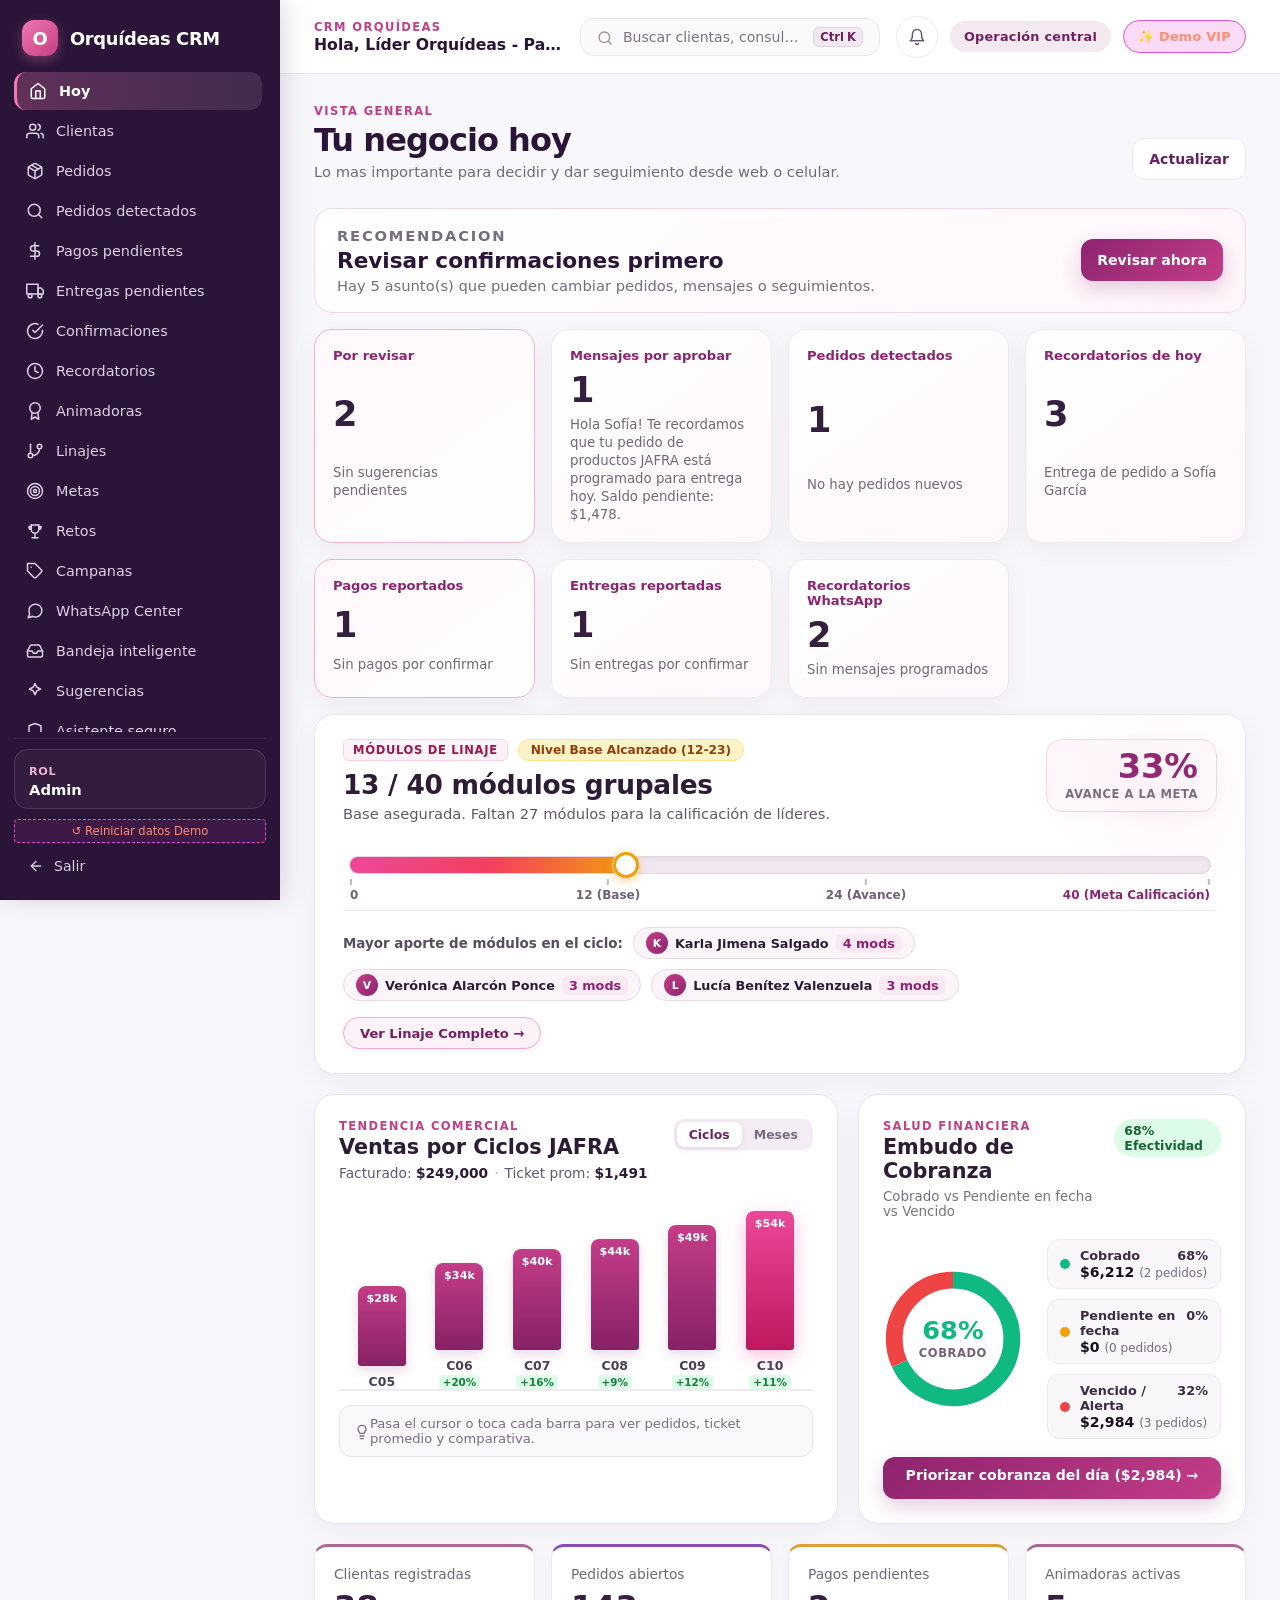
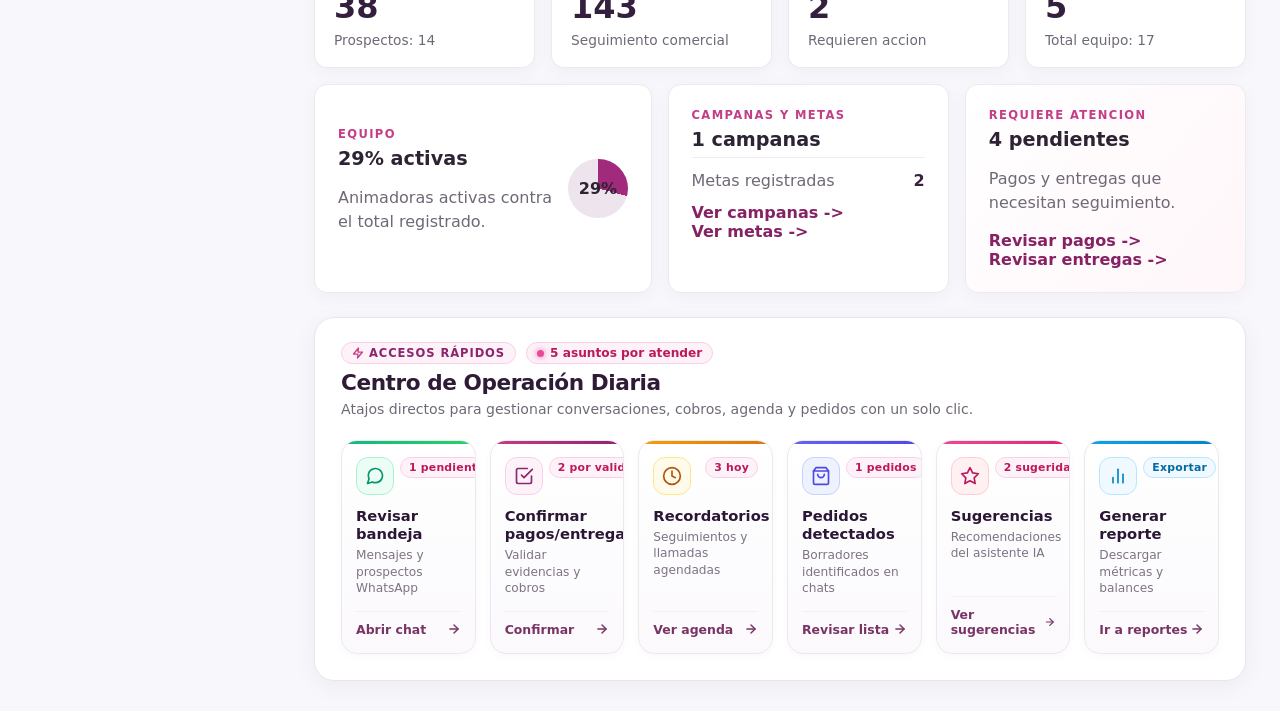
<file: public/demo-jafra/index.html>
<!DOCTYPE html><html lang="en"><head>
  <meta charset="utf-8">
  <title>JafraCrm</title>
  <base href="./">
  <meta name="viewport" content="width=device-width, initial-scale=1">
  <link rel="icon" type="image/x-icon" href="favicon.ico">
<style>@charset "UTF-8";:root{--orchid-950:#1b0d24;--orchid-900:#2a1438;--orchid-800:#3b1850;--orchid-700:#64205f;--orchid-600:#8d2470;--orchid-500:#c43d87;--pink-500:#c43d87;--orchid-400:#d868a8;--orchid-300:#efa3c8;--orchid-100:#fbf1f7;--gold:#d99b32;--gold-light:#fef3c7;--ink:#2d2334;--ink-secondary:#574d5e;--muted:#766d7d;--line:#eee8f0;--line-subtle:#f5f0f7;--soft:#fbf8fc;--card:#ffffff;--danger:#bd2456;--danger-light:#fff0f4;--success:#1f9d72;--success-light:#e8f8f1;--warning:#c98219;--warning-light:#fff4df;--info:#3276b8;--info-light:#e8f2fb;--whatsapp:#25d366;--whatsapp-hover:#20bd5a;--whatsapp-dark:#128c7e;--whatsapp-surface:#eafaf1;--shadow-sm:0 2px 8px rgba(57, 32, 73, .04);--shadow:0 16px 45px rgba(57, 32, 73, .08);--shadow-lg:0 24px 60px rgba(57, 32, 73, .14);--radius-sm:8px;--radius-md:12px;--radius-lg:18px;--radius-xl:24px;--radius-pill:999px;--transition-fast:.15s ease;--transition-normal:.22s cubic-bezier(.16, 1, .3, 1)}*{box-sizing:border-box;-webkit-tap-highlight-color:transparent}html,body{margin:0;min-height:100%;max-width:100%;overflow-x:hidden;font-family:Inter,system-ui,-apple-system,BlinkMacSystemFont,Segoe UI,Roboto,sans-serif;color:var(--ink);background:var(--soft);text-rendering:optimizeLegibility;-webkit-font-smoothing:antialiased}</style><link rel="stylesheet" href="styles.6b20ca811e25d566.css" media="print" onload="this.media='all'"><noscript><link rel="stylesheet" href="styles.6b20ca811e25d566.css"></noscript></head>
<body>
  <app-root></app-root>
<script src="runtime.880414b12f20bb36.js" type="module"></script><script src="polyfills.b5ea9738deab4624.js" type="module"></script><script src="main.dab30ac2bcff6e4e.js" type="module"></script>

</body></html>
</file>
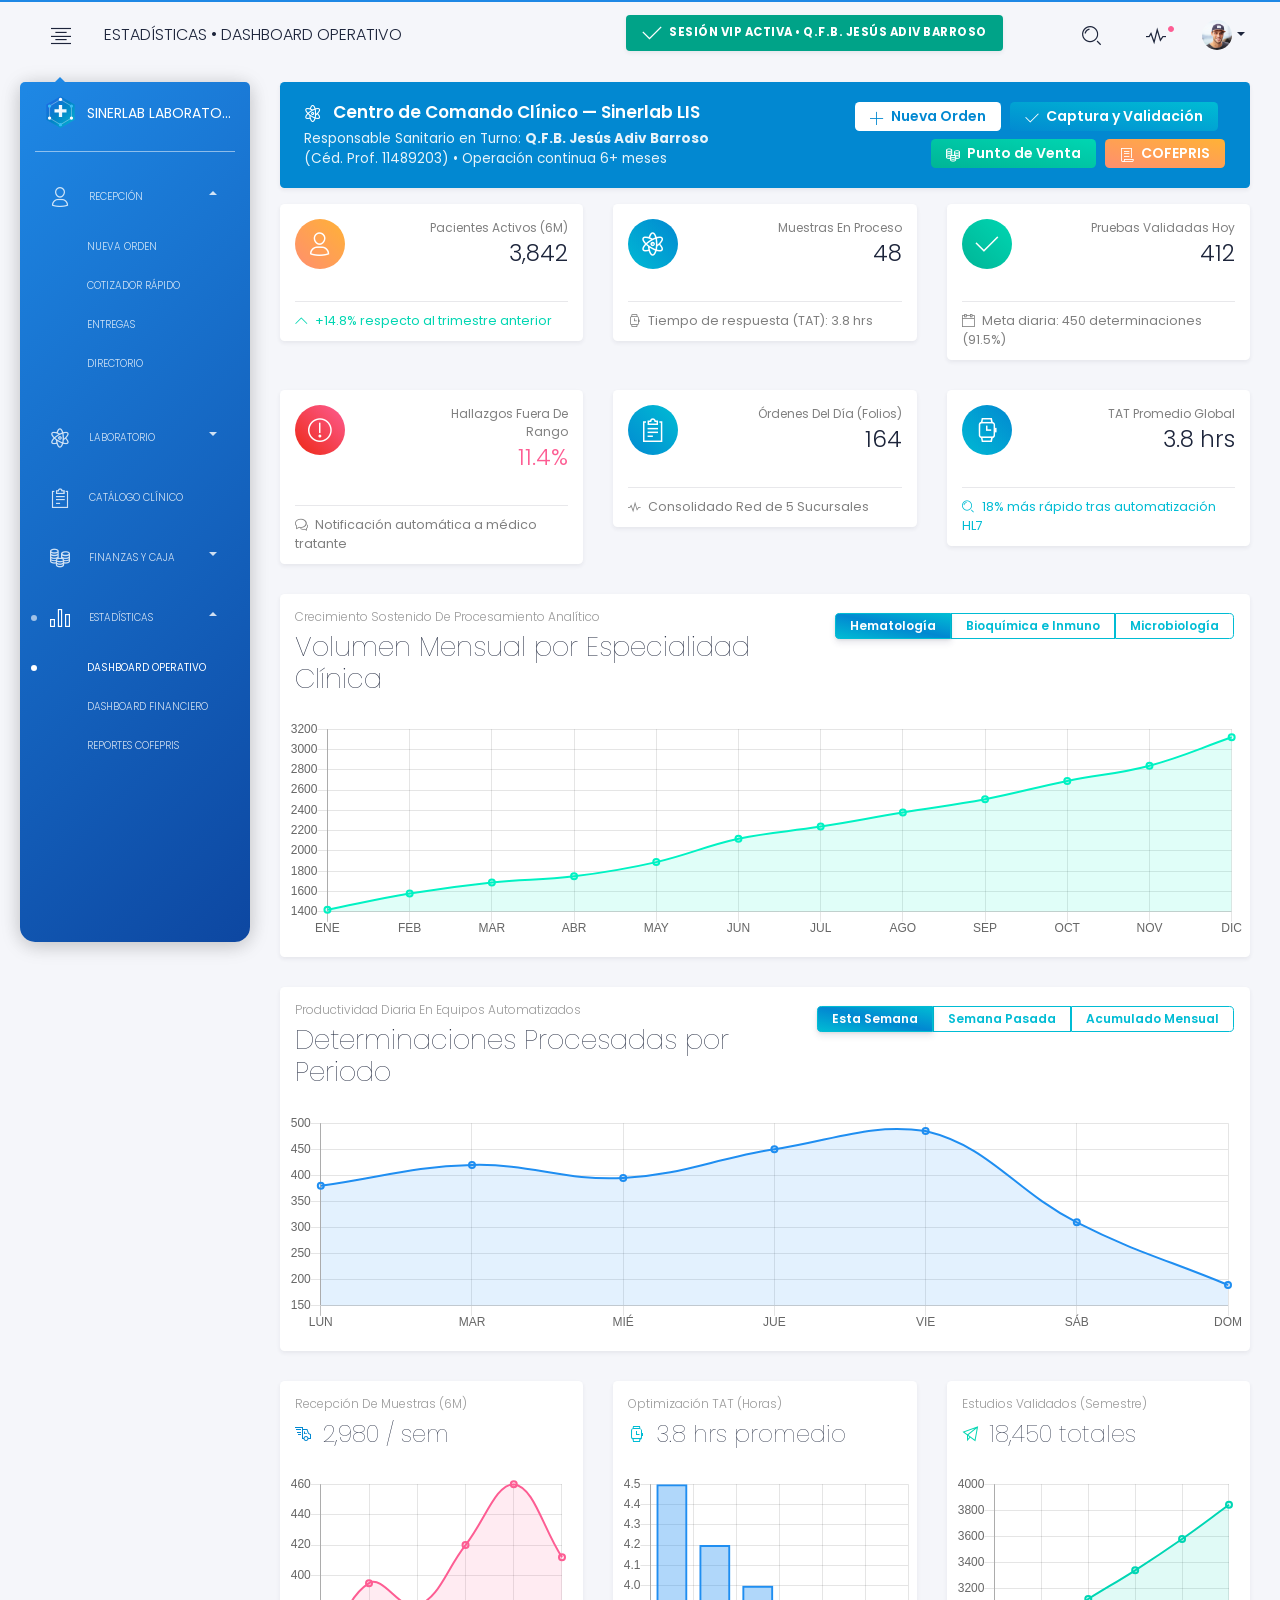
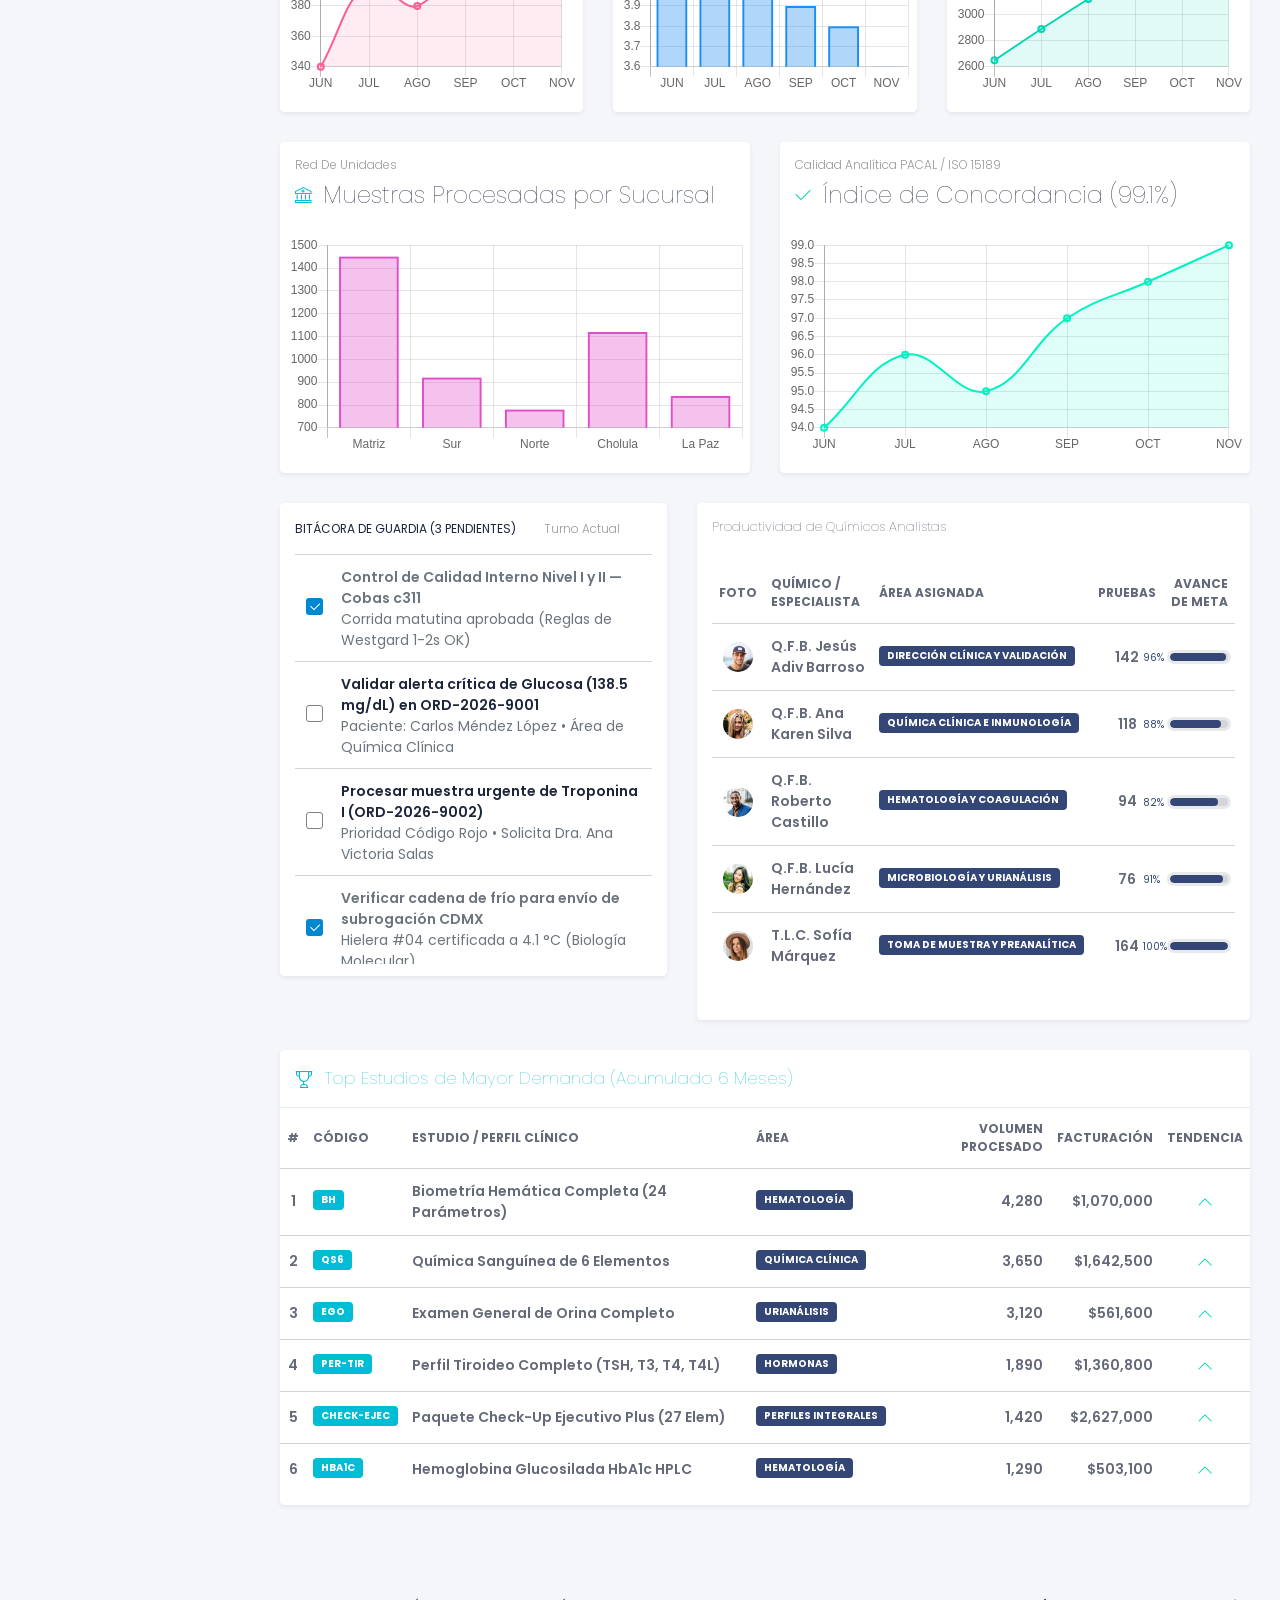
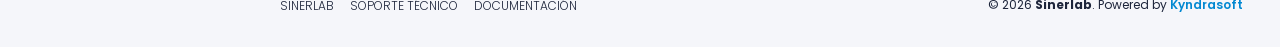
<file: public/proyectos/sinerlab/index.html>
<!DOCTYPE html>
<html lang="es">
  <head>
    <meta charset="utf-8" />
    <base href="./">    <meta
      name="viewport"
      content="width=device-width, initial-scale=1, shrink-to-fit=no"
    />
    <link
      rel="apple-touch-icon"
      sizes="76x76"
      href="assets/img/apple-icon.png"
    />
    <link rel="icon" type="image/png" href="assets/img/favicon.png" />
    <title>Sinerlab LIS — Sistema de Gestión Clínica y Laboratorio (Demo)</title>
    <!-- Fonts and icons -->
    <link
      href="https://fonts.googleapis.com/css?family=Poppins:200,300,400,600,700,800"
      rel="stylesheet"
    />
    <link
      href="https://use.fontawesome.com/releases/v5.0.6/css/all.css"
      rel="stylesheet"
    />
  <link rel="stylesheet" href="styles.1e8bf2cf64acc086991a.css"></head>
  <body class="white-content">
    <app-root></app-root>
  <script src="runtime.db07c687cea841cdb64f.js" defer></script><script src="polyfills-es5.7bb6c34617f48b6a5bcf.js" nomodule defer></script><script src="polyfills.fb1263f32a4a1ae7b4e9.js" defer></script><script src="main.1319ecda25fe07a4b953.js" defer></script></body>
</html>
</file>
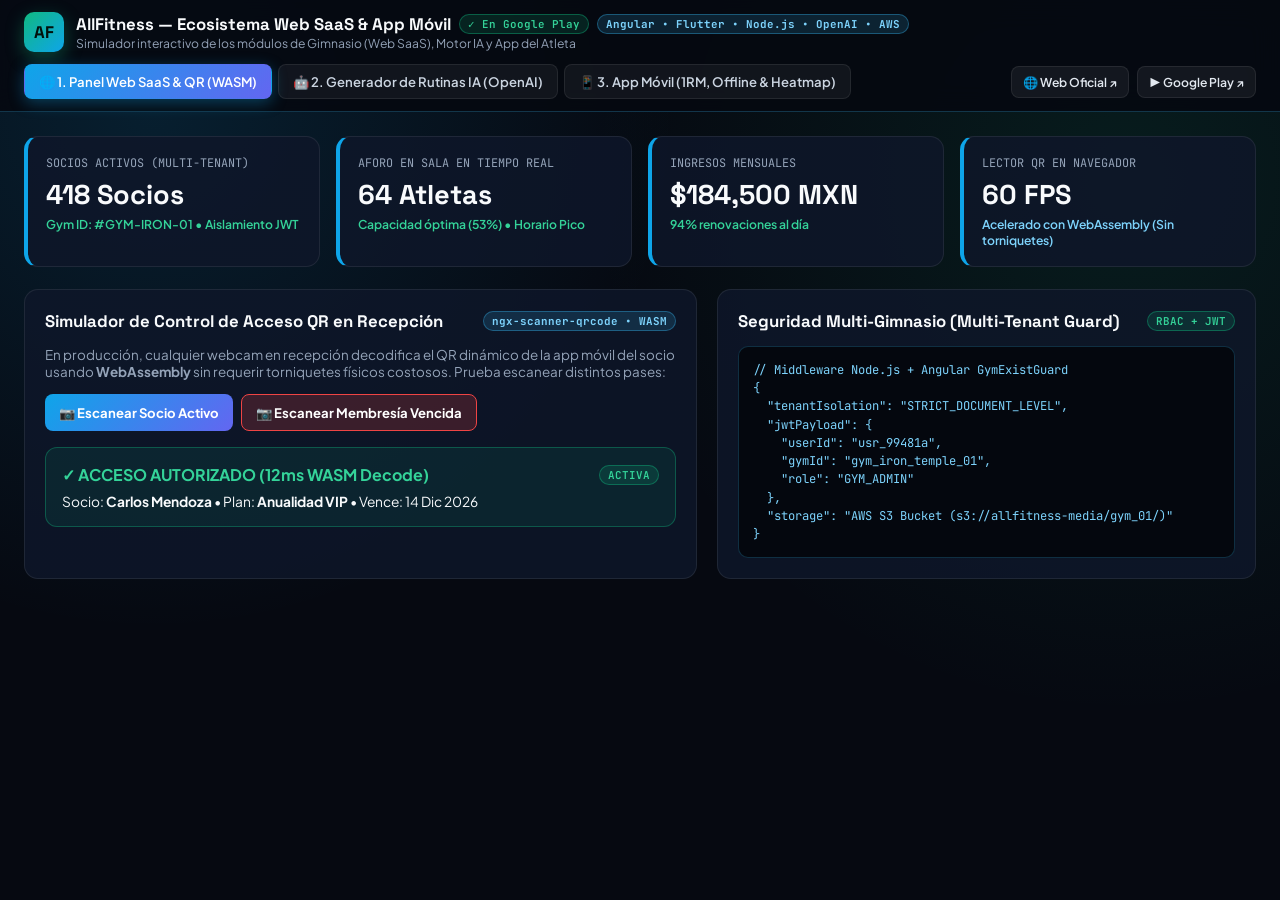
<file: public/allfitness-demos/allfitness-demo.html>
<!DOCTYPE html>
<html lang="es">
<head>
  <meta charset="UTF-8" />
  <meta name="viewport" content="width=device-width, initial-scale=1.0" />
  <title>AllFitness SaaS & Mobile App — Demo Interactiva | Jesús Adiv Barroso</title>
  <link rel="preconnect" href="https://fonts.googleapis.com">
  <link rel="preconnect" href="https://fonts.gstatic.com" crossorigin>
  <link href="https://fonts.googleapis.com/css2?family=JetBrains+Mono:wght@400;500;600&family=Plus+Jakarta+Sans:wght@400;500;600;700;800&family=Space+Grotesk:wght@600;700&display=swap" rel="stylesheet">
  <style>
    :root {
      --bg-dark: #060911;
      --bg-card: rgba(15, 23, 42, 0.85);
      --border: rgba(56, 189, 248, 0.25);
      --border-subtle: rgba(255, 255, 255, 0.08);
      --cyan: #0ea5e9;
      --indigo: #6366f1;
      --emerald: #10b981;
      --amber: #f59e0b;
      --text-main: #f8fafc;
      --text-muted: #94a3b8;
    }

    * { box-sizing: border-box; margin: 0; padding: 0; }

    body {
      font-family: 'Plus Jakarta Sans', sans-serif;
      background-color: var(--bg-dark);
      background-image:
        radial-gradient(circle at 12% 12%, rgba(14, 165, 233, 0.14), transparent 38%),
        radial-gradient(circle at 88% 20%, rgba(16, 185, 129, 0.11), transparent 40%);
      color: var(--text-main);
      min-height: 100vh;
      display: flex;
      flex-direction: column;
    }

    .demo-topbar {
      background: rgba(6, 9, 17, 0.92);
      backdrop-filter: blur(14px);
      border-bottom: 1px solid var(--border);
      padding: 12px 24px;
      display: flex;
      align-items: center;
      justify-content: space-between;
      flex-wrap: wrap;
      gap: 12px;
      position: sticky;
      top: 0;
      z-index: 100;
    }

    .brand-group { display: flex; align-items: center; gap: 12px; }

    .brand-emblem {
      width: 40px; height: 40px; border-radius: 10px;
      background: linear-gradient(135deg, var(--emerald), var(--cyan));
      display: flex; align-items: center; justify-content: center;
      font-family: 'Space Grotesk', sans-serif; font-weight: 800; font-size: 1.05rem; color: #02100b;
      box-shadow: 0 6px 18px rgba(16, 185, 129, 0.35);
    }

    .brand-title {
      font-family: 'Space Grotesk', sans-serif; font-size: 1.05rem; font-weight: 700;
      display: flex; align-items: center; gap: 8px; flex-wrap: wrap;
    }

    .pill-green {
      font-family: 'JetBrains Mono', monospace; font-size: 0.68rem;
      background: rgba(16, 185, 129, 0.15); border: 1px solid rgba(16, 185, 129, 0.4);
      color: #34d399; padding: 2px 8px; border-radius: 20px; font-weight: 600;
    }

    .pill-cyan {
      font-family: 'JetBrains Mono', monospace; font-size: 0.68rem;
      background: rgba(56, 189, 248, 0.15); border: 1px solid rgba(56, 189, 248, 0.35);
      color: #7dd3fc; padding: 2px 8px; border-radius: 20px;
    }

    .brand-sub { font-size: 0.76rem; color: var(--text-muted); }

    .nav-tabs-bar { display: flex; gap: 6px; flex-wrap: wrap; }

    .tab-btn {
      background: rgba(255, 255, 255, 0.05); border: 1px solid var(--border-subtle);
      color: #cbd5e1; padding: 8px 14px; border-radius: 8px; font-size: 0.82rem;
      font-weight: 600; cursor: pointer; transition: all 0.2s ease; font-family: inherit;
    }

    .tab-btn:hover { border-color: var(--cyan); color: #fff; }
    .tab-btn.active {
      background: linear-gradient(135deg, var(--cyan), var(--indigo));
      border-color: transparent; color: #fff;
      box-shadow: 0 4px 15px rgba(14, 165, 233, 0.35);
    }

    .ext-links { display: flex; gap: 8px; flex-wrap: wrap; }

    .ext-btn {
      background: rgba(255, 255, 255, 0.06); border: 1px solid var(--border-subtle);
      color: #e2e8f0; text-decoration: none; font-size: 0.76rem; font-weight: 600;
      padding: 7px 11px; border-radius: 8px; transition: all 0.2s;
    }

    .ext-btn:hover { border-color: var(--emerald); color: #fff; background: rgba(16, 185, 129, 0.15); }

    .workspace { max-width: 1280px; width: 100%; margin: 0 auto; padding: 24px; flex: 1; }
    .view-section { display: none; animation: fadeIn 0.25s ease; }
    .view-section.active { display: block; }

    @keyframes fadeIn { from { opacity: 0; transform: translateY(6px); } to { opacity: 1; transform: translateY(0); } }

    .kpi-grid {
      display: grid; grid-template-columns: repeat(auto-fit, minmax(230px, 1fr));
      gap: 16px; margin-bottom: 22px;
    }

    .kpi-card {
      background: var(--bg-card); border: 1px solid var(--border-subtle);
      border-radius: 14px; padding: 18px; border-left: 4px solid var(--cyan);
    }

    .kpi-label { font-size: 0.74rem; color: var(--text-muted); font-family: 'JetBrains Mono', monospace; }
    .kpi-val { font-family: 'Space Grotesk', sans-serif; font-size: 1.7rem; font-weight: 700; margin: 6px 0 4px; }
    .kpi-sub { font-size: 0.76rem; color: #34d399; font-weight: 600; }

    .grid-2col { display: grid; grid-template-columns: 1.25fr 1fr; gap: 20px; }
    @media (max-width: 960px) { .grid-2col { grid-template-columns: 1fr; } }

    .panel-box {
      background: var(--bg-card); border: 1px solid var(--border-subtle);
      border-radius: 14px; padding: 20px;
    }

    .panel-title {
      font-family: 'Space Grotesk', sans-serif; font-size: 1.05rem; font-weight: 700;
      margin-bottom: 14px; display: flex; justify-content: space-between; align-items: center;
    }

    .action-btn {
      background: linear-gradient(135deg, var(--cyan), var(--indigo));
      border: none; color: #fff; font-weight: 700; font-size: 0.82rem;
      padding: 9px 14px; border-radius: 8px; cursor: pointer; font-family: inherit;
    }

    .action-btn:hover { opacity: 0.92; }

    .form-select {
      width: 100%; background: #090d18; border: 1px solid var(--border);
      color: #fff; padding: 9px 12px; border-radius: 8px; font-family: inherit; font-size: 0.85rem;
    }

    .code-box {
      background: #04070e; border: 1px solid rgba(56, 189, 248, 0.22);
      border-radius: 10px; padding: 14px; font-family: 'JetBrains Mono', monospace;
      font-size: 0.76rem; color: #7dd3fc; overflow-x: auto; white-space: pre; line-height: 1.5;
    }

    .set-row {
      display: grid; grid-template-columns: 50px 1fr 1fr 1fr 90px;
      gap: 10px; align-items: center; padding: 10px;
      background: rgba(255, 255, 255, 0.03); border: 1px solid var(--border-subtle);
      border-radius: 8px; margin-bottom: 8px; font-size: 0.84rem;
    }

    .muscle-pill {
      padding: 8px 12px; border-radius: 8px; border: 1px solid var(--border-subtle);
      background: rgba(255, 255, 255, 0.04); color: #cbd5e1; cursor: pointer;
      font-size: 0.8rem; font-weight: 600; transition: all 0.2s;
    }

    .muscle-pill.hot {
      background: rgba(239, 68, 68, 0.22); border-color: #ef4444; color: #fca5a5;
    }
  </style>
</head>
<body>

  <header class="demo-topbar">
    <div class="brand-group">
      <div class="brand-emblem">AF</div>
      <div>
        <div class="brand-title">
          <span>AllFitness — Ecosistema Web SaaS & App Móvil</span>
          <span class="pill-green">✓ En Google Play</span>
          <span class="pill-cyan">Angular • Flutter • Node.js • OpenAI • AWS</span>
        </div>
        <div class="brand-sub">Simulador interactivo de los módulos de Gimnasio (Web SaaS), Motor IA y App del Atleta</div>
      </div>
    </div>

    <div class="nav-tabs-bar">
      <button class="tab-btn active" onclick="switchTab('saas', this)">🌐 1. Panel Web SaaS & QR (WASM)</button>
      <button class="tab-btn" onclick="switchTab('ai', this)">🤖 2. Generador de Rutinas IA (OpenAI)</button>
      <button class="tab-btn" onclick="switchTab('mobile', this)">📱 3. App Móvil (1RM, Offline & Heatmap)</button>
    </div>

    <div class="ext-links">
      <a href="https://www.allfitness.com.mx/#/home" target="_blank" rel="noopener noreferrer" class="ext-btn">🌐 Web Oficial ↗</a>
      <a href="https://play.google.com/store/apps/details?id=com.kyndrasoft.allfitness&pcampaignid=web_share" target="_blank" rel="noopener noreferrer" class="ext-btn">▶️ Google Play ↗</a>
    </div>
  </header>

  <main class="workspace">
    <!-- TAB 1: WEB SAAS & QR CHECK-IN -->
    <section id="tab-saas" class="view-section active">
      <div class="kpi-grid">
        <div class="kpi-card">
          <div class="kpi-label">SOCIOS ACTIVOS (MULTI-TENANT)</div>
          <div class="kpi-val" id="kpi-members">418 Socios</div>
          <div class="kpi-sub">Gym ID: #GYM-IRON-01 • Aislamiento JWT</div>
        </div>
        <div class="kpi-card">
          <div class="kpi-label">AFORO EN SALA EN TIEMPO REAL</div>
          <div class="kpi-val" id="kpi-checkin">64 Atletas</div>
          <div class="kpi-sub">Capacidad óptima (53%) • Horario Pico</div>
        </div>
        <div class="kpi-card">
          <div class="kpi-label">INGRESOS MENSUALES</div>
          <div class="kpi-val">$184,500 MXN</div>
          <div class="kpi-sub">94% renovaciones al día</div>
        </div>
        <div class="kpi-card">
          <div class="kpi-label">LECTOR QR EN NAVEGADOR</div>
          <div class="kpi-val">60 FPS</div>
          <div class="kpi-sub" style="color:#7dd3fc;">Acelerado con WebAssembly (Sin torniquetes)</div>
        </div>
      </div>

      <div class="grid-2col">
        <div class="panel-box">
          <div class="panel-title">
            <span>Simulador de Control de Acceso QR en Recepción</span>
            <span class="pill-cyan">ngx-scanner-qrcode • WASM</span>
          </div>
          <p style="font-size:0.84rem;color:var(--text-muted);margin-bottom:14px;">
            En producción, cualquier webcam en recepción decodifica el QR dinámico de la app móvil del socio usando <strong>WebAssembly</strong> sin requerir torniquetes físicos costosos. Prueba escanear distintos pases:
          </p>
          <div style="display:flex;gap:8px;flex-wrap:wrap;margin-bottom:16px;">
            <button class="action-btn" onclick="simulateQrScan('Carlos Mendoza', 'Anualidad VIP', 'ACTIVA', 'Vence: 14 Dic 2026', true)">📷 Escanear Socio Activo</button>
            <button class="action-btn" style="background:rgba(239,68,68,0.2);border:1px solid #ef4444;" onclick="simulateQrScan('Jorge Ramírez', 'Mensualidad Estándar', 'VENCIDA', 'Expiró hace 3 días', false)">📷 Escanear Membresía Vencida</button>
          </div>

          <div id="qrResultBox" style="padding:16px;border-radius:12px;background:rgba(16,185,129,0.1);border:1px solid rgba(16,185,129,0.35);">
            <div style="display:flex;justify-content:space-between;align-items:center;">
              <strong style="font-size:1rem;color:#34d399;" id="qrStatusTitle">✓ ACCESO AUTORIZADO (12ms WASM Decode)</strong>
              <span class="pill-green" id="qrBadge">ACTIVA</span>
            </div>
            <div style="margin-top:8px;font-size:0.86rem;" id="qrMemberInfo">
              Socio: <strong>Carlos Mendoza</strong> • Plan: <strong>Anualidad VIP</strong> • Vence: 14 Dic 2026
            </div>
          </div>
        </div>

        <div class="panel-box">
          <div class="panel-title">
            <span>Seguridad Multi-Gimnasio (Multi-Tenant Guard)</span>
            <span class="pill-green">RBAC + JWT</span>
          </div>
          <div class="code-box">// Middleware Node.js + Angular GymExistGuard
{
  "tenantIsolation": "STRICT_DOCUMENT_LEVEL",
  "jwtPayload": {
    "userId": "usr_99481a",
    "gymId": "gym_iron_temple_01",
    "role": "GYM_ADMIN"
  },
  "storage": "AWS S3 Bucket (s3://allfitness-media/gym_01/)"
}</div>
        </div>
      </div>
    </section>

    <!-- TAB 2: AI ROUTINE GENERATOR -->
    <section id="tab-ai" class="view-section">
      <div class="grid-2col">
        <div class="panel-box">
          <div class="panel-title">
            <span>Diseñador de Rutinas con Inteligencia Artificial</span>
            <span class="pill-cyan">OpenAI API + Esquema JSON Rígido</span>
          </div>
          <div style="display:grid;gap:12px;margin-bottom:16px;">
            <div>
              <label style="font-size:0.78rem;color:var(--text-muted);display:block;margin-bottom:4px;">Objetivo del Atleta</label>
              <select id="aiGoal" class="form-select" onchange="generateAiRoutine()">
                <option value="hipertrofia">Hipertrofia Muscular & Sobrecarga Progresiva</option>
                <option value="fuerza">Fuerza Máxima (Powerbuilding 5x5)</option>
                <option value="recomposicion">Recomposición Corporal & Metabólico</option>
              </select>
            </div>
            <div>
              <label style="font-size:0.78rem;color:var(--text-muted);display:block;margin-bottom:4px;">Grupo Muscular (Split)</label>
              <select id="aiSplit" class="form-select" onchange="generateAiRoutine()">
                <option value="push">Día de Empuje (Pectoral, Hombro Anterior y Tríceps)</option>
                <option value="pull">Día de Tracción (Espalda Dorsal, Trapecio y Bíceps)</option>
                <option value="legs">Tren Inferior (Cuádriceps, Isquiotibiales y Glúteo)</option>
              </select>
            </div>
            <button class="action-btn" onclick="generateAiRoutine()">⚡ Generar Plan Estructurado con OpenAI</button>
          </div>
          <div id="aiRoutineList" style="display:grid;gap:8px;"></div>
        </div>

        <div class="panel-box">
          <div class="panel-title">
            <span>Payload Determinista (Sin Alucinaciones)</span>
            <span class="pill-green">MongoDB Ready</span>
          </div>
          <p style="font-size:0.8rem;color:var(--text-muted);margin-bottom:10px;">
            El backend en Node.js inyecta el catálogo real de máquinas del gimnasio en el prompt del sistema y fuerza salida en JSON Schema válido para persistir directo en MongoDB:
          </p>
          <div class="code-box" id="aiJsonOutput"></div>
        </div>
      </div>
    </section>

    <!-- TAB 3: MOBILE APP (1RM, OFFLINE, HEATMAP) -->
    <section id="tab-mobile" class="view-section">
      <div class="grid-2col">
        <div class="panel-box">
          <div class="panel-title">
            <span>Live Workout Tracker & Cálculo de 1RM en Vivo</span>
            <span class="pill-green" id="offlineStatusPill">📶 Online (Sincronizado)</span>
          </div>
          <div style="display:flex;justify-content:space-between;align-items:center;margin-bottom:14px;flex-wrap:wrap;gap:8px;">
            <span style="font-size:0.84rem;color:var(--text-muted);">Ejercicio Activo: <strong>Press de Banca con Barra Olímpica</strong></span>
            <button class="tab-btn" onclick="toggleOfflineMode()" id="btnToggleOffline">🔌 Simular Sótano Sin Internet (Offline-First)</button>
          </div>

          <div class="set-row" style="font-weight:700;color:var(--text-muted);background:none;border:none;">
            <span>Serie</span><span>Peso (kg)</span><span>Reps</span><span>1RM Estimado</span><span>Estado</span>
          </div>

          <div class="set-row">
            <span>#1</span>
            <input type="number" id="w1" value="80" class="form-select" oninput="recalc1RM()" />
            <input type="number" id="r1" value="10" class="form-select" oninput="recalc1RM()" />
            <strong id="rm1" style="color:#7dd3fc;">106.7 kg</strong>
            <span class="pill-green">✓ Guardado</span>
          </div>

          <div class="set-row">
            <span>#2</span>
            <input type="number" id="w2" value="90" class="form-select" oninput="recalc1RM()" />
            <input type="number" id="r2" value="8" class="form-select" oninput="recalc1RM()" />
            <strong id="rm2" style="color:#34d399;">114.0 kg (PR)</strong>
            <span class="pill-green" id="syncBadge2">✓ Guardado</span>
          </div>

          <div id="offlineQueueNotice" style="display:none;margin-top:12px;padding:12px;border-radius:10px;background:rgba(245,158,11,0.12);border:1px solid rgba(245,158,11,0.4);font-size:0.8rem;color:#fbbf24;">
            ⚡ <strong>SincronizadorOffline (SQLite Local Activo):</strong> Sin conexión a internet. Las series se guardan en SQLite local con timestamp y se despacharán automáticamente cuando regrese la red.
          </div>
        </div>

        <div class="panel-box">
          <div class="panel-title">
            <span>Heatmap Muscular Anatómico (muscle_selector)</span>
            <span class="pill-cyan">Fork Open Source en Flutter</span>
          </div>
          <p style="font-size:0.82rem;color:var(--text-muted);margin-bottom:12px;">
            Toca los grupos musculares para simular el cálculo de volumen semanal e intensidad cromática (Heatmap) renderizado en Flutter:
          </p>
          <div style="display:flex;flex-wrap:wrap;gap:8px;margin-bottom:16px;">
            <button class="muscle-pill hot" onclick="toggleMuscle(this)">🔥 Pectoral Mayor (16 series • Alta Activación)</button>
            <button class="muscle-pill hot" onclick="toggleMuscle(this)">🔥 Deltoides Anterior (12 series)</button>
            <button class="muscle-pill" onclick="toggleMuscle(this)">⚡ Tríceps Braquial (10 series)</button>
            <button class="muscle-pill" onclick="toggleMuscle(this)">⚡ Dorsal Ancho (14 series)</button>
            <button class="muscle-pill" onclick="toggleMuscle(this)">⚡ Cuádriceps Femoral (16 series)</button>
          </div>
          <div class="code-box">// JesusAdiv/muscle_selector (Flutter CustomPainter)
MuscleSelectorMap(
  selectedGroups: activeGroups,
  heatmapIntensity: VolumeCalculator.computeIntensity(sets),
  enableFrontAndBackView: true,
)</div>
        </div>
      </div>
    </section>
  </main>

  <script>
    function switchTab(id, btn) {
      document.querySelectorAll('.view-section').forEach(s => s.classList.remove('active'));
      document.querySelectorAll('.tab-btn').forEach(b => b.classList.remove('active'));
      document.getElementById('tab-' + id).classList.add('active');
      if (btn) btn.classList.add('active');
    }

    function simulateQrScan(name, plan, status, exp, ok) {
      const box = document.getElementById('qrResultBox');
      const title = document.getElementById('qrStatusTitle');
      const badge = document.getElementById('qrBadge');
      const info = document.getElementById('qrMemberInfo');
      if (ok) {
        box.style.background = "rgba(16,185,129,0.1)";
        box.style.borderColor = "rgba(16,185,129,0.35)";
        title.style.color = "#34d399";
        title.textContent = "✓ ACCESO AUTORIZADO (11ms WASM Decode)";
        badge.textContent = status;
      } else {
        box.style.background = "rgba(239,68,68,0.12)";
        box.style.borderColor = "rgba(239,68,68,0.4)";
        title.style.color = "#f87171";
        title.textContent = "✕ ACCESO DENEGADO — RENOVACIÓN REQUERIDA";
        badge.textContent = status;
      }
      info.innerHTML = `Socio: <strong>${name}</strong> • Plan: <strong>${plan}</strong> • ${exp}`;
    }

    function generateAiRoutine() {
      const goal = document.getElementById('aiGoal').value;
      const split = document.getElementById('aiSplit').value;
      const routines = {
        push: [
          { ex: "Press de Banca Inclinado con Mancuernas", sets: 4, reps: "8-10", rir: "RIR 1", muscle: "Pectoral Superior" },
          { ex: "Press Militar en Máquina Convergente", sets: 4, reps: "10-12", rir: "RIR 2", muscle: "Deltoides Anterior" },
          { ex: "Extensión de Tríceps en Polea Alta con Cuerda", sets: 3, reps: "12-15", rir: "RIR 0", muscle: "Tríceps Lateral" }
        ],
        pull: [
          { ex: "Jalón al Pecho Agarre Neutro", sets: 4, reps: "8-10", rir: "RIR 1", muscle: "Dorsal Ancho" },
          { ex: "Remo con Barra T Apoyado al Pecho", sets: 4, reps: "10", rir: "RIR 1", muscle: "Espalda Media" },
          { ex: "Curl de Bíceps en Banco Scott", sets: 3, reps: "12", rir: "RIR 1", muscle: "Bíceps Braquial" }
        ],
        legs: [
          { ex: "Sentadilla Hack Squat Profunda", sets: 4, reps: "8-10", rir: "RIR 1", muscle: "Cuádriceps" },
          { ex: "Peso Muerto Rumano con Barra", sets: 4, reps: "10", rir: "RIR 2", muscle: "Isquiotibiales" },
          { ex: "Hip Thrust en Máquina", sets: 3, reps: "12", rir: "RIR 1", muscle: "Glúteo Mayor" }
        ]
      }[split];

      document.getElementById('aiRoutineList').innerHTML = routines.map(r => `
        <div style="padding:10px 12px;background:rgba(255,255,255,0.04);border:1px solid var(--border-subtle);border-radius:8px;display:flex;justify-content:space-between;align-items:center;font-size:0.82rem;">
          <div><strong>${r.ex}</strong><br><span style="color:var(--text-muted);font-size:0.74rem;">Músculo: ${r.muscle} • Intensidad: ${r.rir}</span></div>
          <span class="pill-cyan">${r.sets} x ${r.reps}</span>
        </div>
      `).join('');

      document.getElementById('aiJsonOutput').textContent = JSON.stringify({
        model: "gpt-4o-mini",
        gymCatalogValidated: true,
        goal: goal.toUpperCase(),
        split: split.toUpperCase(),
        exercises: routines
      }, null, 2);
    }

    let isOffline = false;
    function toggleOfflineMode() {
      isOffline = !isOffline;
      const pill = document.getElementById('offlineStatusPill');
      const notice = document.getElementById('offlineQueueNotice');
      const sync2 = document.getElementById('syncBadge2');
      if (isOffline) {
        pill.textContent = "⚡ Offline Mode (Cola SQLite Local)";
        pill.style.color = "#fbbf24";
        notice.style.display = "block";
        sync2.textContent = "⏳ En Cola SQLite";
      } else {
        pill.textContent = "📶 Online (Sincronizado)";
        pill.style.color = "#34d399";
        notice.style.display = "none";
        sync2.textContent = "✓ Sincronizado";
      }
    }

    function recalc1RM() {
      const w1 = Number(document.getElementById('w1').value) || 0;
      const r1 = Number(document.getElementById('r1').value) || 0;
      const w2 = Number(document.getElementById('w2').value) || 0;
      const r2 = Number(document.getElementById('r2').value) || 0;
      const rm1 = (w1 * (1 + r1 / 30)).toFixed(1);
      const rm2 = (w2 * (1 + r2 / 30)).toFixed(1);
      document.getElementById('rm1').textContent = `${rm1} kg`;
      document.getElementById('rm2').textContent = `${rm2} kg ${Number(rm2) >= Number(rm1) ? '(Nuevo PR 🔥)' : ''}`;
    }

    function toggleMuscle(btn) {
      btn.classList.toggle('hot');
    }

    generateAiRoutine();
  </script>
</body>
</html>
</file>
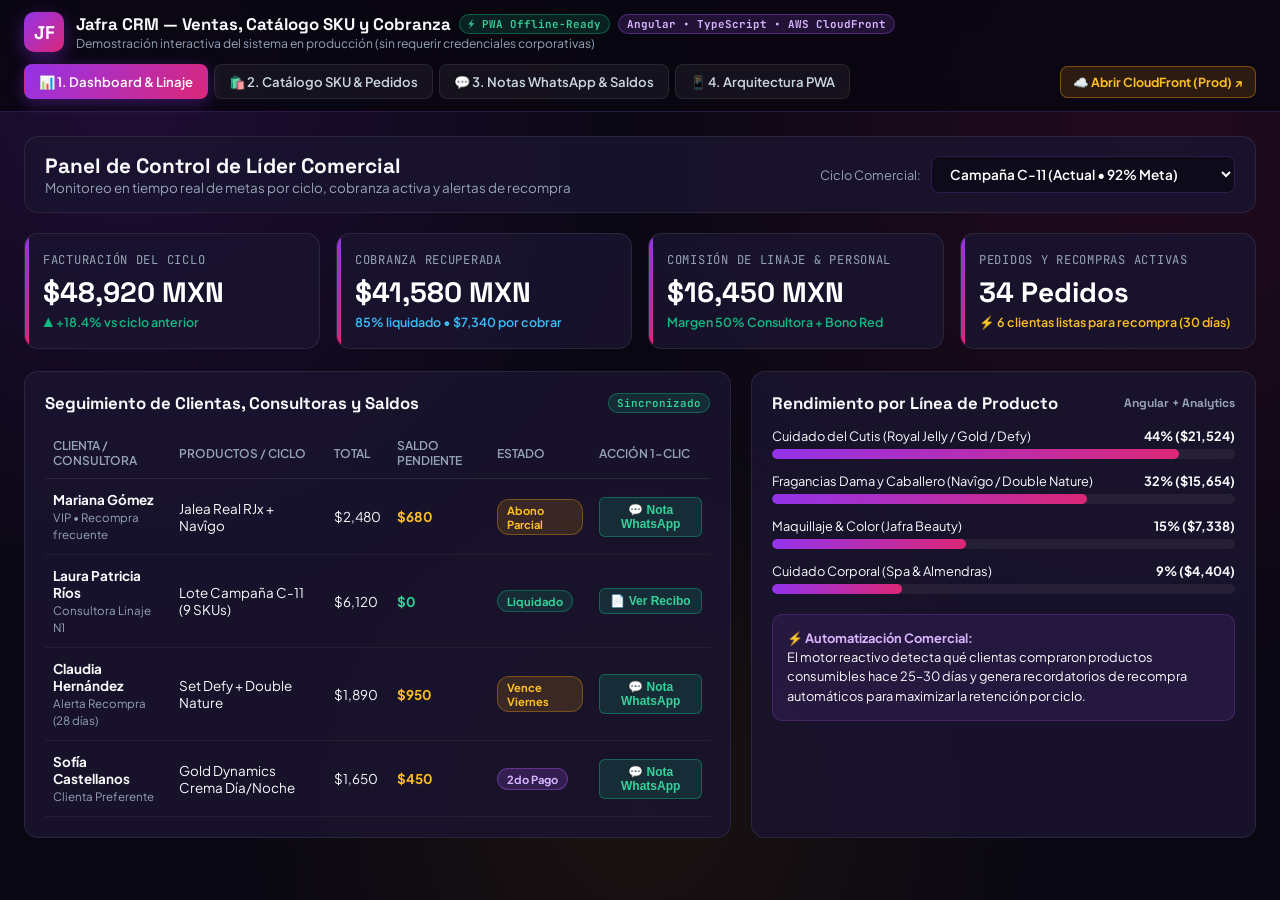
<file: public/jafra-demos/jafra-crm-demo.html>
<!DOCTYPE html>
<html lang="es">
<head>
  <meta charset="UTF-8" />
  <meta name="viewport" content="width=device-width, initial-scale=1.0" />
  <title>Jafra CRM & PWA — Demo Interactiva | Jesús Adiv Barroso</title>
  <link rel="preconnect" href="https://fonts.googleapis.com">
  <link rel="preconnect" href="https://fonts.gstatic.com" crossorigin>
  <link href="https://fonts.googleapis.com/css2?family=JetBrains+Mono:wght@400;500;600&family=Plus+Jakarta+Sans:wght@400;500;600;700;800&family=Space+Grotesk:wght@600;700&display=swap" rel="stylesheet">
  <style>
    :root {
      --bg-dark: #090712;
      --bg-panel: #130f24;
      --bg-card: rgba(26, 20, 48, 0.85);
      --border: rgba(168, 85, 247, 0.22);
      --border-subtle: rgba(255, 255, 255, 0.08);
      --jafra-purple: #9333ea;
      --jafra-magenta: #db2777;
      --jafra-gold: #f59e0b;
      --emerald: #10b981;
      --cyan: #38bdf8;
      --text-main: #f8fafc;
      --text-muted: #94a3b8;
    }

    * {
      box-sizing: border-box;
      margin: 0;
      padding: 0;
    }

    body {
      font-family: 'Plus Jakarta Sans', sans-serif;
      background-color: var(--bg-dark);
      background-image:
        radial-gradient(circle at 10% 10%, rgba(147, 51, 234, 0.16), transparent 38%),
        radial-gradient(circle at 90% 15%, rgba(219, 39, 119, 0.12), transparent 40%),
        radial-gradient(circle at 50% 90%, rgba(245, 158, 11, 0.08), transparent 40%);
      color: var(--text-main);
      min-height: 100vh;
      display: flex;
      flex-direction: column;
    }

    /* Top Portfolio Banner */
    .demo-topbar {
      background: rgba(9, 7, 18, 0.92);
      backdrop-filter: blur(14px);
      border-bottom: 1px solid var(--border);
      padding: 12px 24px;
      display: flex;
      align-items: center;
      justify-content: space-between;
      flex-wrap: wrap;
      gap: 12px;
      position: sticky;
      top: 0;
      z-index: 100;
    }

    .brand-group {
      display: flex;
      align-items: center;
      gap: 12px;
    }

    .brand-emblem {
      width: 40px;
      height: 40px;
      border-radius: 10px;
      background: linear-gradient(135deg, var(--jafra-purple), var(--jafra-magenta));
      display: flex;
      align-items: center;
      justify-content: center;
      font-family: 'Space Grotesk', sans-serif;
      font-weight: 700;
      font-size: 1.15rem;
      color: #fff;
      box-shadow: 0 6px 18px rgba(147, 51, 234, 0.4);
    }

    .brand-title {
      font-family: 'Space Grotesk', sans-serif;
      font-size: 1.05rem;
      font-weight: 700;
      display: flex;
      align-items: center;
      gap: 8px;
      flex-wrap: wrap;
    }

    .pwa-pill {
      font-family: 'JetBrains Mono', monospace;
      font-size: 0.68rem;
      background: rgba(16, 185, 129, 0.15);
      border: 1px solid rgba(16, 185, 129, 0.4);
      color: #34d399;
      padding: 2px 8px;
      border-radius: 20px;
      font-weight: 600;
    }

    .stack-pill {
      font-family: 'JetBrains Mono', monospace;
      font-size: 0.68rem;
      background: rgba(168, 85, 247, 0.16);
      border: 1px solid rgba(168, 85, 247, 0.35);
      color: #d8b4fe;
      padding: 2px 8px;
      border-radius: 20px;
    }

    .brand-sub {
      font-size: 0.76rem;
      color: var(--text-muted);
    }

    .nav-tabs-bar {
      display: flex;
      gap: 6px;
      flex-wrap: wrap;
    }

    .tab-btn {
      background: rgba(255, 255, 255, 0.05);
      border: 1px solid var(--border-subtle);
      color: #cbd5e1;
      padding: 8px 14px;
      border-radius: 8px;
      font-size: 0.82rem;
      font-weight: 600;
      cursor: pointer;
      transition: all 0.2s ease;
      font-family: inherit;
    }

    .tab-btn:hover {
      border-color: rgba(168, 85, 247, 0.5);
      color: #fff;
    }

    .tab-btn.active {
      background: linear-gradient(135deg, var(--jafra-purple), var(--jafra-magenta));
      border-color: transparent;
      color: #fff;
      box-shadow: 0 4px 15px rgba(147, 51, 234, 0.35);
    }

    .prod-link-btn {
      background: rgba(245, 158, 11, 0.14);
      border: 1px solid rgba(245, 158, 11, 0.4);
      color: #fbbf24;
      text-decoration: none;
      font-size: 0.78rem;
      font-weight: 700;
      padding: 7px 12px;
      border-radius: 8px;
      display: inline-flex;
      align-items: center;
      gap: 6px;
      transition: all 0.2s ease;
    }

    .prod-link-btn:hover {
      background: rgba(245, 158, 11, 0.25);
      color: #fff;
    }

    /* Main Workspace */
    .workspace {
      max-width: 1280px;
      width: 100%;
      margin: 0 auto;
      padding: 24px;
      flex: 1;
    }

    .view-section {
      display: none;
      animation: fadeIn 0.25s ease;
    }

    .view-section.active {
      display: block;
    }

    @keyframes fadeIn {
      from { opacity: 0; transform: translateY(6px); }
      to { opacity: 1; transform: translateY(0); }
    }

    /* Header Control Row */
    .section-toolbar {
      display: flex;
      justify-content: space-between;
      align-items: center;
      flex-wrap: wrap;
      gap: 14px;
      margin-bottom: 20px;
      background: var(--bg-card);
      border: 1px solid var(--border-subtle);
      padding: 16px 20px;
      border-radius: 14px;
    }

    .cycle-select {
      background: #0d0a1a;
      color: #fff;
      border: 1px solid var(--border);
      padding: 8px 14px;
      border-radius: 8px;
      font-size: 0.85rem;
      font-weight: 600;
      font-family: inherit;
      cursor: pointer;
    }

    /* KPI Grid */
    .kpi-grid {
      display: grid;
      grid-template-columns: repeat(auto-fit, minmax(240px, 1fr));
      gap: 16px;
      margin-bottom: 22px;
    }

    .kpi-card {
      background: var(--bg-card);
      border: 1px solid var(--border-subtle);
      border-radius: 14px;
      padding: 18px;
      position: relative;
      overflow: hidden;
    }

    .kpi-card::before {
      content: '';
      position: absolute;
      top: 0;
      left: 0;
      width: 4px;
      height: 100%;
      background: linear-gradient(180deg, var(--jafra-purple), var(--jafra-magenta));
    }

    .kpi-label {
      font-size: 0.76rem;
      text-transform: uppercase;
      letter-spacing: 0.06em;
      color: var(--text-muted);
      font-family: 'JetBrains Mono', monospace;
    }

    .kpi-val {
      font-family: 'Space Grotesk', sans-serif;
      font-size: 1.75rem;
      font-weight: 700;
      margin: 6px 0 4px;
      color: #fff;
    }

    .kpi-trend {
      font-size: 0.78rem;
      color: var(--emerald);
      font-weight: 600;
    }

    /* Content 2-Col */
    .grid-2col {
      display: grid;
      grid-template-columns: 1.4fr 1fr;
      gap: 20px;
    }

    @media (max-width: 960px) {
      .grid-2col {
        grid-template-columns: 1fr;
      }
    }

    .panel-box {
      background: var(--bg-card);
      border: 1px solid var(--border-subtle);
      border-radius: 14px;
      padding: 20px;
    }

    .panel-title {
      font-family: 'Space Grotesk', sans-serif;
      font-size: 1.05rem;
      font-weight: 700;
      margin-bottom: 14px;
      display: flex;
      justify-content: space-between;
      align-items: center;
    }

    /* Table */
    .crm-table {
      width: 100%;
      border-collapse: collapse;
      font-size: 0.84rem;
    }

    .crm-table th {
      text-align: left;
      color: var(--text-muted);
      font-weight: 600;
      padding: 10px 8px;
      border-bottom: 1px solid var(--border-subtle);
      font-size: 0.75rem;
      text-transform: uppercase;
    }

    .crm-table td {
      padding: 12px 8px;
      border-bottom: 1px solid rgba(255, 255, 255, 0.05);
      vertical-align: middle;
    }

    .badge-status {
      padding: 3px 9px;
      border-radius: 12px;
      font-size: 0.7rem;
      font-weight: 700;
      display: inline-block;
    }

    .badge-ok { background: rgba(16, 185, 129, 0.15); color: #34d399; border: 1px solid rgba(16, 185, 129, 0.35); }
    .badge-warn { background: rgba(245, 158, 11, 0.15); color: #fbbf24; border: 1px solid rgba(245, 158, 11, 0.35); }
    .badge-vip { background: rgba(168, 85, 247, 0.18); color: #d8b4fe; border: 1px solid rgba(168, 85, 247, 0.4); }

    .btn-wa-mini {
      background: rgba(16, 185, 129, 0.16);
      border: 1px solid rgba(16, 185, 129, 0.4);
      color: #34d399;
      padding: 5px 10px;
      border-radius: 6px;
      font-size: 0.75rem;
      font-weight: 600;
      cursor: pointer;
      transition: all 0.2s;
    }

    .btn-wa-mini:hover {
      background: #10b981;
      color: #02100b;
    }

    /* Bar Chart Simulation */
    .bar-row {
      margin-bottom: 14px;
    }

    .bar-header {
      display: flex;
      justify-content: space-between;
      font-size: 0.8rem;
      margin-bottom: 5px;
    }

    .bar-track {
      height: 10px;
      background: rgba(255, 255, 255, 0.06);
      border-radius: 6px;
      overflow: hidden;
    }

    .bar-fill {
      height: 100%;
      background: linear-gradient(90deg, var(--jafra-purple), var(--jafra-magenta));
      border-radius: 6px;
      transition: width 0.4s ease;
    }

    /* SKU Catalog Grid */
    .sku-search-bar {
      display: flex;
      gap: 10px;
      flex-wrap: wrap;
      margin-bottom: 16px;
    }

    .sku-input {
      flex: 1;
      min-width: 240px;
      background: #0d0a1a;
      border: 1px solid var(--border);
      color: #fff;
      padding: 10px 14px;
      border-radius: 8px;
      font-size: 0.88rem;
      font-family: inherit;
    }

    .sku-grid {
      display: grid;
      grid-template-columns: repeat(auto-fill, minmax(220px, 1fr));
      gap: 14px;
    }

    .sku-card {
      background: rgba(13, 10, 26, 0.8);
      border: 1px solid var(--border-subtle);
      border-radius: 12px;
      padding: 14px;
      display: flex;
      flex-direction: column;
      justify-content: space-between;
      transition: all 0.2s;
    }

    .sku-card:hover {
      border-color: var(--jafra-purple);
      transform: translateY(-2px);
    }

    .sku-code {
      font-family: 'JetBrains Mono', monospace;
      font-size: 0.7rem;
      color: #c084fc;
      background: rgba(168, 85, 247, 0.12);
      padding: 2px 6px;
      border-radius: 4px;
      display: inline-block;
      margin-bottom: 6px;
    }

    .btn-add-sku {
      margin-top: 10px;
      background: linear-gradient(135deg, var(--jafra-purple), var(--jafra-magenta));
      border: none;
      color: #fff;
      padding: 7px 12px;
      border-radius: 6px;
      font-size: 0.78rem;
      font-weight: 700;
      cursor: pointer;
    }

    /* WhatsApp Note Generator Preview */
    .wa-preview-card {
      background: #0b141a;
      border: 1px solid rgba(16, 185, 129, 0.35);
      border-radius: 12px;
      padding: 16px;
      font-family: 'Plus Jakarta Sans', sans-serif;
      font-size: 0.85rem;
      line-height: 1.55;
      color: #e2e8f0;
      white-space: pre-line;
    }

    /* Phone Mockup for PWA */
    .pwa-phone {
      width: 320px;
      margin: 0 auto;
      background: #0d0a1a;
      border: 8px solid #27203d;
      border-radius: 34px;
      padding: 18px;
      box-shadow: 0 20px 50px rgba(0,0,0,0.8);
    }
  </style>
</head>
<body>

  <!-- Top Navigation & Context Bar -->
  <header class="demo-topbar">
    <div class="brand-group">
      <div class="brand-emblem">JF</div>
      <div>
        <div class="brand-title">
          <span>Jafra CRM — Ventas, Catálogo SKU y Cobranza</span>
          <span class="pwa-pill">⚡ PWA Offline-Ready</span>
          <span class="stack-pill">Angular • TypeScript • AWS CloudFront</span>
        </div>
        <div class="brand-sub">Demostración interactiva del sistema en producción (sin requerir credenciales corporativas)</div>
      </div>
    </div>

    <div class="nav-tabs-bar">
      <button class="tab-btn active" onclick="switchView('dashboard', this)">📊 1. Dashboard & Linaje</button>
      <button class="tab-btn" onclick="switchView('catalogo', this)">🛍️ 2. Catálogo SKU & Pedidos</button>
      <button class="tab-btn" onclick="switchView('cobranza', this)">💬 3. Notas WhatsApp & Saldos</button>
      <button class="tab-btn" onclick="switchView('pwa', this)">📱 4. Arquitectura PWA</button>
    </div>

    <a href="https://d3qljhtted9p9h.cloudfront.net/app/dashboard?accessDenied=administration" target="_blank" rel="noopener noreferrer" class="prod-link-btn" title="Abrir despliegue real en AWS CloudFront (requiere cuenta activa de Jafra)">
      ☁️ Abrir CloudFront (Prod) ↗
    </a>
  </header>

  <main class="workspace">
    <!-- VIEW 1: DASHBOARD COMERCIAL -->
    <section id="view-dashboard" class="view-section active">
      <div class="section-toolbar">
        <div>
          <h2 style="font-family:'Space Grotesk',sans-serif;font-size:1.3rem;">Panel de Control de Líder Comercial</h2>
          <p style="font-size:0.84rem;color:var(--text-muted);">Monitoreo en tiempo real de metas por ciclo, cobranza activa y alertas de recompra</p>
        </div>
        <div style="display:flex;align-items:center;gap:10px;">
          <span style="font-size:0.8rem;color:var(--text-muted);">Ciclo Comercial:</span>
          <select class="cycle-select" id="cycleSelect" onchange="updateCycleMetrics()">
            <option value="nov">Campaña C-11 (Actual • 92% Meta)</option>
            <option value="oct">Campaña C-10 (Cerrado • 108% Meta)</option>
            <option value="sep">Campaña C-09 (Cerrado • 101% Meta)</option>
          </select>
        </div>
      </div>

      <div class="kpi-grid">
        <div class="kpi-card">
          <div class="kpi-label">FACTURACIÓN DEL CICLO</div>
          <div class="kpi-val" id="kpi-ventas">$48,920 MXN</div>
          <div class="kpi-trend" id="kpi-ventas-sub">▲ +18.4% vs ciclo anterior</div>
        </div>
        <div class="kpi-card">
          <div class="kpi-label">COBRANZA RECUPERADA</div>
          <div class="kpi-val" id="kpi-cobranza">$41,580 MXN</div>
          <div class="kpi-trend" style="color:#38bdf8;" id="kpi-cobranza-sub">85% liquidado • $7,340 por cobrar</div>
        </div>
        <div class="kpi-card">
          <div class="kpi-label">COMISIÓN DE LINAJE & PERSONAL</div>
          <div class="kpi-val" id="kpi-comision">$16,450 MXN</div>
          <div class="kpi-trend">Margen 50% Consultora + Bono Red</div>
        </div>
        <div class="kpi-card">
          <div class="kpi-label">PEDIDOS Y RECOMPRAS ACTIVAS</div>
          <div class="kpi-val" id="kpi-pedidos">34 Pedidos</div>
          <div class="kpi-trend" style="color:#fbbf24;">⚡ 6 clientas listas para recompra (30 días)</div>
        </div>
      </div>

      <div class="grid-2col">
        <div class="panel-box">
          <div class="panel-title">
            <span>Seguimiento de Clientas, Consultoras y Saldos</span>
            <span class="pwa-pill">Sincronizado</span>
          </div>
          <div style="overflow-x:auto;">
            <table class="crm-table">
              <thead>
                <tr>
                  <th>Clienta / Consultora</th>
                  <th>Productos / Ciclo</th>
                  <th>Total</th>
                  <th>Saldo Pendiente</th>
                  <th>Estado</th>
                  <th>Acción 1-Clic</th>
                </tr>
              </thead>
              <tbody>
                <tr>
                  <td><strong>Mariana Gómez</strong><br><span style="font-size:0.72rem;color:var(--text-muted);">VIP • Recompra frecuente</span></td>
                  <td>Jalea Real RJx + Navîgo</td>
                  <td>$2,480</td>
                  <td style="color:#fbbf24;font-weight:700;">$680</td>
                  <td><span class="badge-status badge-warn">Abono Parcial</span></td>
                  <td><button class="btn-wa-mini" onclick="openCobranzaFor('Mariana Gómez', 'Jalea Real RJx (200ml) + Fragancia Navîgo Homme', 2480, 1800)">💬 Nota WhatsApp</button></td>
                </tr>
                <tr>
                  <td><strong>Laura Patricia Ríos</strong><br><span style="font-size:0.72rem;color:var(--text-muted);">Consultora Linaje N1</span></td>
                  <td>Lote Campaña C-11 (9 SKUs)</td>
                  <td>$6,120</td>
                  <td style="color:#34d399;font-weight:700;">$0</td>
                  <td><span class="badge-status badge-ok">Liquidado</span></td>
                  <td><button class="btn-wa-mini" onclick="openCobranzaFor('Laura Patricia Ríos', 'Pedido Mayorista Campaña C-11 (9 SKUs)', 6120, 6120)">📄 Ver Recibo</button></td>
                </tr>
                <tr>
                  <td><strong>Claudia Hernández</strong><br><span style="font-size:0.72rem;color:var(--text-muted);">Alerta Recompra (28 días)</span></td>
                  <td>Set Defy + Double Nature</td>
                  <td>$1,890</td>
                  <td style="color:#fbbf24;font-weight:700;">$950</td>
                  <td><span class="badge-status badge-warn">Vence Viernes</span></td>
                  <td><button class="btn-wa-mini" onclick="openCobranzaFor('Claudia Hernández', 'Set Jafra Defy + Double Nature Glam', 1890, 940)">💬 Nota WhatsApp</button></td>
                </tr>
                <tr>
                  <td><strong>Sofía Castellanos</strong><br><span style="font-size:0.72rem;color:var(--text-muted);">Clienta Preferente</span></td>
                  <td>Gold Dynamics Crema Día/Noche</td>
                  <td>$1,650</td>
                  <td style="color:#fbbf24;font-weight:700;">$450</td>
                  <td><span class="badge-status badge-vip">2do Pago</span></td>
                  <td><button class="btn-wa-mini" onclick="openCobranzaFor('Sofía Castellanos', 'Línea Gold Dynamics Reafirmante Día/Noche', 1650, 1200)">💬 Nota WhatsApp</button></td>
                </tr>
              </tbody>
            </table>
          </div>
        </div>

        <div class="panel-box">
          <div class="panel-title">
            <span>Rendimiento por Línea de Producto</span>
            <span style="font-size:0.75rem;color:var(--text-muted);">Angular + Analytics</span>
          </div>
          <div class="bar-row">
            <div class="bar-header"><span>Cuidado del Cutis (Royal Jelly / Gold / Defy)</span><strong>44% ($21,524)</strong></div>
            <div class="bar-track"><div class="bar-fill" style="width:88%;"></div></div>
          </div>
          <div class="bar-row">
            <div class="bar-header"><span>Fragancias Dama y Caballero (Navîgo / Double Nature)</span><strong>32% ($15,654)</strong></div>
            <div class="bar-track"><div class="bar-fill" style="width:68%;"></div></div>
          </div>
          <div class="bar-row">
            <div class="bar-header"><span>Maquillaje & Color (Jafra Beauty)</span><strong>15% ($7,338)</strong></div>
            <div class="bar-track"><div class="bar-fill" style="width:42%;"></div></div>
          </div>
          <div class="bar-row">
            <div class="bar-header"><span>Cuidado Corporal (Spa & Almendras)</span><strong>9% ($4,404)</strong></div>
            <div class="bar-track"><div class="bar-fill" style="width:28%;"></div></div>
          </div>

          <div style="margin-top:20px;padding:14px;background:rgba(168,85,247,0.1);border:1px solid var(--border);border-radius:10px;font-size:0.8rem;line-height:1.5;">
            <strong style="color:#d8b4fe;">⚡ Automatización Comercial:</strong><br>
            El motor reactivo detecta qué clientas compraron productos consumibles hace 25–30 días y genera recordatorios de recompra automáticos para maximizar la retención por ciclo.
          </div>
        </div>
      </div>
    </section>

    <!-- VIEW 2: CATÁLOGO INTELIGENTE SKU & PEDIDOS -->
    <section id="view-catalogo" class="view-section">
      <div class="grid-2col">
        <div class="panel-box">
          <div class="panel-title">
            <span>Buscador Instantáneo de Catálogo por SKU</span>
            <span class="stack-pill">Indexación en Memoria • 0ms Latency</span>
          </div>
          <div class="sku-search-bar">
            <input type="text" id="skuSearchInput" class="sku-input" placeholder="Buscar por código SKU (ej. 1042, 2089) o nombre (Jalea Real, Navîgo, Gold)..." oninput="filterCatalog()" />
          </div>
          <div class="sku-grid" id="skuGridContainer"></div>
        </div>

        <div class="panel-box">
          <div class="panel-title">
            <span>Cotizador y Pedido Activo</span>
            <span class="pwa-pill" id="cartCountBadge">2 artículos</span>
          </div>
          <div id="cartItemsList" style="margin-bottom:16px;display:flex;flex-direction:column;gap:10px;"></div>

          <div style="border-top:1px solid var(--border-subtle);padding-top:14px;font-size:0.86rem;">
            <div style="display:flex;justify-content:space-between;margin-bottom:6px;">
              <span style="color:var(--text-muted);">Precio Público Catálogo:</span>
              <strong id="cartPublicTotal">$0 MXN</strong>
            </div>
            <div style="display:flex;justify-content:space-between;margin-bottom:6px;">
              <span style="color:var(--text-muted);">Costo Consultora (50% Desc.):</span>
              <strong id="cartWholesaleTotal" style="color:#38bdf8;">$0 MXN</strong>
            </div>
            <div style="display:flex;justify-content:space-between;margin-bottom:14px;font-size:1rem;">
              <span><strong>Ganancia Neta Estimada:</strong></span>
              <strong id="cartProfitTotal" style="color:#34d399;">$0 MXN</strong>
            </div>
            <button class="btn-add-sku" style="width:100%;padding:11px;font-size:0.88rem;" onclick="sendCartToCobranza()">
              📲 Generar Nota de Venta para WhatsApp →
            </button>
          </div>
        </div>
      </div>
    </section>

    <!-- VIEW 3: COBRANZA & NOTAS WHATSAPP -->
    <section id="view-cobranza" class="view-section">
      <div class="grid-2col">
        <div class="panel-box">
          <div class="panel-title">
            <span>Configurador de Estado de Cuenta y Abonos</span>
            <span class="stack-pill">WhatsApp Flow Builder</span>
          </div>
          <div style="display:grid;gap:12px;">
            <div>
              <label style="font-size:0.78rem;color:var(--text-muted);display:block;margin-bottom:4px;">Nombre de la Clienta</label>
              <input id="waClientName" class="sku-input" style="width:100%;" value="Mariana Gómez" oninput="renderWhatsAppNote()" />
            </div>
            <div>
              <label style="font-size:0.78rem;color:var(--text-muted);display:block;margin-bottom:4px;">Concepto / Productos Entregados</label>
              <input id="waConcept" class="sku-input" style="width:100%;" value="Jalea Real RJx (200ml) + Fragancia Navîgo Homme" oninput="renderWhatsAppNote()" />
            </div>
            <div style="display:grid;grid-template-columns:1fr 1fr;gap:12px;">
              <div>
                <label style="font-size:0.78rem;color:var(--text-muted);display:block;margin-bottom:4px;">Total de la Nota ($ MXN)</label>
                <input type="number" id="waTotal" class="sku-input" style="width:100%;" value="2480" oninput="renderWhatsAppNote()" />
              </div>
              <div>
                <label style="font-size:0.78rem;color:var(--text-muted);display:block;margin-bottom:4px;">Abonado hasta hoy ($ MXN)</label>
                <input type="number" id="waPaid" class="sku-input" style="width:100%;" value="1800" oninput="renderWhatsAppNote()" />
              </div>
            </div>
            <div style="display:flex;gap:8px;flex-wrap:wrap;margin-top:4px;">
              <button class="btn-wa-mini" onclick="addQuickPayment(200)">+ Registrar Abono $200</button>
              <button class="btn-wa-mini" onclick="addQuickPayment(500)">+ Registrar Abono $500</button>
              <button class="btn-wa-mini" onclick="liquidateAccount()">✓ Liquidar Total</button>
            </div>
          </div>
        </div>

        <div class="panel-box">
          <div class="panel-title">
            <span>Previsualización en Tiempo Real (Payload WhatsApp)</span>
            <span class="pwa-pill" id="copyStatusBadge">Listo para enviar</span>
          </div>
          <div class="wa-preview-card" id="waPreviewBox"></div>
          <div style="display:flex;gap:10px;margin-top:14px;">
            <button class="btn-add-sku" style="flex:1;padding:10px;" onclick="copyWaMessage()">📋 Copiar Nota Formateada</button>
          </div>
        </div>
      </div>
    </section>

    <!-- VIEW 4: ARQUITECTURA PWA -->
    <section id="view-pwa" class="view-section">
      <div class="grid-2col" style="align-items:center;">
        <div class="panel-box">
          <div class="panel-title">
            <span>Progressive Web App (PWA) & Cloud Architecture</span>
            <span class="pwa-pill">Instalable en iOS / Android / Desktop</span>
          </div>
          <p style="font-size:0.9rem;color:#cbd5e1;line-height:1.6;margin-bottom:16px;">
            Las líderes comerciales y consultoras de Jafra operan constantemente en campo. Por ello, la plataforma fue construida con capacidades <strong>Progressive Web App (PWA)</strong> sobre <strong>Angular + TypeScript</strong> y desplegada en <strong>AWS CloudFront</strong>:
          </p>
          <div style="display:grid;gap:12px;font-size:0.84rem;">
            <div style="padding:12px;background:rgba(255,255,255,0.03);border:1px solid var(--border-subtle);border-radius:10px;">
              <strong style="color:#34d399;">1. Instalación Directa (Web App Manifest):</strong> Se instala en la pantalla de inicio del smartphone sin depender de tiendas intermedias, ejecutándose en ventana standalone a pantalla completa.
            </div>
            <div style="padding:12px;background:rgba(255,255,255,0.03);border:1px solid var(--border-subtle);border-radius:10px;">
              <strong style="color:#38bdf8;">2. Service Workers & Caché de Catálogo SKU:</strong> Estrategia <code>Stale-While-Revalidate</code> que mantiene el catálogo de precios y códigos SKU accesible al instante incluso con señal móvil intermitente.
            </div>
            <div style="padding:12px;background:rgba(255,255,255,0.03);border:1px solid var(--border-subtle);border-radius:10px;">
              <strong style="color:#d8b4fe;">3. Distribución Global en AWS CloudFront + Guards RBAC:</strong> Baja latencia de carga mediante CDN y protección de rutas administrativas mediante Angular Guards e interceptores JWT.
            </div>
          </div>
        </div>

        <div>
          <div class="pwa-phone">
            <div style="display:flex;justify-content:space-between;align-items:center;margin-bottom:14px;font-size:0.75rem;color:var(--text-muted);">
              <span>9:41 • Jafra PWA</span>
              <span style="color:#34d399;">● Offline-Ready</span>
            </div>
            <div style="background:linear-gradient(135deg,var(--jafra-purple),var(--jafra-magenta));padding:14px;border-radius:14px;margin-bottom:12px;">
              <div style="font-size:0.72rem;opacity:0.9;">META PERSONAL DEL CICLO</div>
              <div style="font-size:1.35rem;font-weight:800;margin:2px 0;">$48,920 / $50,000</div>
              <div style="font-size:0.72rem;">97.8% completado • Quedan 4 días</div>
            </div>
            <div style="background:rgba(255,255,255,0.05);padding:12px;border-radius:10px;margin-bottom:10px;font-size:0.78rem;">
              <strong>📲 App Instalada en Dispositivo</strong>
              <p style="color:var(--text-muted);margin-top:4px;">Catálogo C-11 en caché local (420 SKUs listos sin consumo de datos).</p>
            </div>
            <div style="background:rgba(16,185,129,0.12);border:1px solid rgba(16,185,129,0.35);padding:12px;border-radius:10px;font-size:0.78rem;color:#34d399;">
              ✓ Service Worker Activo (v2.4.0)<br>
              ✓ Sincronización con AWS CloudFront
            </div>
          </div>
        </div>
      </div>
    </section>
  </main>

  <script>
    const catalogData = [
      { sku: "SKU-1042", name: "Jalea Real Facial RJx (200ml)", line: "Royal Jelly", price: 1380 },
      { sku: "SKU-2089", name: "Fragancia Navîgo Homme EDT", line: "Fragancias", price: 1100 },
      { sku: "SKU-3115", name: "Set Gold Dynamics Reafirmante", line: "Gold", price: 1650 },
      { sku: "SKU-4021", name: "Double Nature Glam Edición VIP", line: "Juvenil", price: 690 },
      { sku: "SKU-5190", name: "Aceite Corporal de Almendras (500ml)", line: "Spa Corporal", price: 780 },
      { sku: "SKU-6034", name: "Suero Facial Jafra Defy Lift", line: "Defy", price: 1200 }
    ];

    let cart = [catalogData[0], catalogData[1]];

    function switchView(viewId, btn) {
      document.querySelectorAll('.view-section').forEach(s => s.classList.remove('active'));
      document.querySelectorAll('.tab-btn').forEach(b => b.classList.remove('active'));
      document.getElementById('view-' + viewId).classList.add('active');
      if (btn) btn.classList.add('active');
    }

    function updateCycleMetrics() {
      const val = document.getElementById('cycleSelect').value;
      const data = {
        nov: { v: "$48,920 MXN", vs: "▲ +18.4% vs ciclo anterior", c: "$41,580 MXN", cs: "85% liquidado • $7,340 por cobrar", com: "$16,450 MXN", p: "34 Pedidos" },
        oct: { v: "$54,100 MXN", vs: "★ 108% de Meta Cumplida", c: "$54,100 MXN", cs: "100% liquidado • Cero cartera vencida", com: "$19,280 MXN", p: "41 Pedidos" },
        sep: { v: "$46,300 MXN", vs: "✓ 101% de Meta Cumplida", c: "$46,300 MXN", cs: "100% liquidado", com: "$15,610 MXN", p: "32 Pedidos" }
      }[val];
      document.getElementById('kpi-ventas').textContent = data.v;
      document.getElementById('kpi-ventas-sub').textContent = data.vs;
      document.getElementById('kpi-cobranza').textContent = data.c;
      document.getElementById('kpi-cobranza-sub').textContent = data.cs;
      document.getElementById('kpi-comision').textContent = data.com;
      document.getElementById('kpi-pedidos').textContent = data.p;
    }

    function filterCatalog() {
      const q = (document.getElementById('skuSearchInput').value || "").toLowerCase();
      const container = document.getElementById('skuGridContainer');
      const filtered = catalogData.filter(item =>
        item.sku.toLowerCase().includes(q) ||
        item.name.toLowerCase().includes(q) ||
        item.line.toLowerCase().includes(q)
      );
      container.innerHTML = filtered.map((item, idx) => `
        <div class="sku-card">
          <div>
            <span class="sku-code">${item.sku} • ${item.line}</span>
            <div style="font-weight:700;font-size:0.9rem;margin-bottom:6px;">${item.name}</div>
            <div style="font-size:0.8rem;color:var(--text-muted);">Público: <strong style="color:#fff;">$${item.price}</strong> | Consultora: <strong style="color:#34d399;">$${item.price / 2}</strong></div>
          </div>
          <button class="btn-add-sku" onclick="addToCart('${item.sku}')">+ Agregar al Pedido</button>
        </div>
      `).join('');
    }

    function addToCart(sku) {
      const found = catalogData.find(i => i.sku === sku);
      if (found) {
        cart.push(found);
        renderCart();
      }
    }

    function removeFromCart(index) {
      cart.splice(index, 1);
      renderCart();
    }

    function renderCart() {
      const list = document.getElementById('cartItemsList');
      document.getElementById('cartCountBadge').textContent = `${cart.length} artículos`;
      const totalPub = cart.reduce((acc, i) => acc + i.price, 0);
      const totalWhole = totalPub * 0.5;
      document.getElementById('cartPublicTotal').textContent = `$${totalPub.toLocaleString()} MXN`;
      document.getElementById('cartWholesaleTotal').textContent = `$${totalWhole.toLocaleString()} MXN`;
      document.getElementById('cartProfitTotal').textContent = `+$${totalWhole.toLocaleString()} MXN`;

      list.innerHTML = cart.map((item, idx) => `
        <div style="display:flex;justify-content:space-between;align-items:center;background:rgba(255,255,255,0.04);padding:8px 12px;border-radius:8px;font-size:0.82rem;">
          <div>
            <strong>${item.name}</strong><br>
            <span style="color:var(--text-muted);font-size:0.72rem;">${item.sku} • $${item.price} MXN</span>
          </div>
          <button onclick="removeFromCart(${idx})" style="background:none;border:none;color:#f87171;cursor:pointer;font-weight:700;">✕</button>
        </div>
      `).join('');
    }

    function openCobranzaFor(client, concept, total, paid) {
      document.getElementById('waClientName').value = client;
      document.getElementById('waConcept').value = concept;
      document.getElementById('waTotal').value = total;
      document.getElementById('waPaid').value = paid;
      renderWhatsAppNote();
      const btns = document.querySelectorAll('.tab-btn');
      switchView('cobranza', btns[2]);
    }

    function sendCartToCobranza() {
      const totalPub = cart.reduce((acc, i) => acc + i.price, 0);
      const names = cart.map(i => i.name).join(' + ');
      openCobranzaFor('Clienta Mostrador / VIP', names || 'Pedido Campaña C-11', totalPub, 0);
    }

    function addQuickPayment(amount) {
      const paidEl = document.getElementById('waPaid');
      const total = Number(document.getElementById('waTotal').value) || 0;
      paidEl.value = Math.min(total, (Number(paidEl.value) || 0) + amount);
      renderWhatsAppNote();
    }

    function liquidateAccount() {
      document.getElementById('waPaid').value = document.getElementById('waTotal').value;
      renderWhatsAppNote();
    }

    function renderWhatsAppNote() {
      const name = document.getElementById('waClientName').value;
      const concept = document.getElementById('waConcept').value;
      const total = Number(document.getElementById('waTotal').value) || 0;
      const paid = Number(document.getElementById('waPaid').value) || 0;
      const rest = Math.max(0, total - paid);

      const text = `✨ *ESTADO DE CUENTA JAFRA VIP* ✨\nHola *${name}*, te comparto el resumen actualizado de tu pedido:\n\n🛍️ *Productos:* ${concept}\n💰 *Total de Nota:* $${total.toLocaleString()} MXN\n✅ *Abonado:* $${paid.toLocaleString()} MXN\n📌 *Saldo Pendiente:* $${rest.toLocaleString()} MXN\n\n${rest === 0 ? '🎉 *¡Tu cuenta se encuentra 100% liquidada! Muchas gracias por tu preferencia.*' : '📲 Puedes realizar tu siguiente abono por transferencia o efectivo. ¡Gracias por tu confianza!'}`;
      document.getElementById('waPreviewBox').textContent = text;
    }

    function copyWaMessage() {
      navigator.clipboard.writeText(document.getElementById('waPreviewBox').textContent);
      const badge = document.getElementById('copyStatusBadge');
      badge.textContent = "✓ ¡Nota copiada al portapapeles!";
      setTimeout(() => badge.textContent = "Listo para enviar", 2500);
    }

    filterCatalog();
    renderCart();
    renderWhatsAppNote();
  </script>
</body>
</html>
</file>
<file: public/demo-jafra/styles.6b20ca811e25d566.css>
@charset "UTF-8";:root{--orchid-950: #1b0d24;--orchid-900: #2a1438;--orchid-800: #3b1850;--orchid-700: #64205f;--orchid-600: #8d2470;--orchid-500: #c43d87;--pink-500: #c43d87;--orchid-400: #d868a8;--orchid-300: #efa3c8;--orchid-100: #fbf1f7;--gold: #d99b32;--gold-light: #fef3c7;--ink: #2d2334;--ink-secondary: #574d5e;--muted: #766d7d;--line: #eee8f0;--line-subtle: #f5f0f7;--soft: #fbf8fc;--card: #ffffff;--danger: #bd2456;--danger-light: #fff0f4;--success: #1f9d72;--success-light: #e8f8f1;--warning: #c98219;--warning-light: #fff4df;--info: #3276b8;--info-light: #e8f2fb;--whatsapp: #25d366;--whatsapp-hover: #20bd5a;--whatsapp-dark: #128c7e;--whatsapp-surface: #eafaf1;--shadow-sm: 0 2px 8px rgba(57, 32, 73, .04);--shadow: 0 16px 45px rgba(57, 32, 73, .08);--shadow-lg: 0 24px 60px rgba(57, 32, 73, .14);--radius-sm: 8px;--radius-md: 12px;--radius-lg: 18px;--radius-xl: 24px;--radius-pill: 999px;--transition-fast: .15s ease;--transition-normal: .22s cubic-bezier(.16, 1, .3, 1)}*{box-sizing:border-box;-webkit-tap-highlight-color:transparent}html,body{margin:0;min-height:100%;max-width:100%;overflow-x:hidden;font-family:Inter,system-ui,-apple-system,BlinkMacSystemFont,Segoe UI,Roboto,sans-serif;color:var(--ink);background:var(--soft);text-rendering:optimizeLegibility;-webkit-font-smoothing:antialiased}button,input,select,textarea{font:inherit}button{cursor:pointer;border:none;background:transparent}a{color:var(--orchid-600);text-decoration:none}.svg-icon{display:inline-flex;align-items:center;justify-content:center;flex-shrink:0;vertical-align:middle;line-height:1}.svg-icon svg{width:1.15em;height:1.15em;stroke-width:2;fill:none;stroke:currentColor;stroke-linecap:round;stroke-linejoin:round}.svg-icon.sm svg{width:.95em;height:.95em}.svg-icon.lg svg{width:1.4em;height:1.4em}.eyebrow{font-size:.72rem;letter-spacing:.12em;font-weight:800;color:var(--orchid-500);margin:0;text-transform:uppercase}.muted{color:var(--muted)}.page-heading{display:flex;justify-content:space-between;align-items:flex-end;gap:16px;margin-bottom:22px}.page-heading h1{margin:4px 0 2px;font-size:clamp(1.5rem,3.5vw,2.1rem);letter-spacing:-.03em;color:var(--orchid-900);font-weight:800;line-height:1.15}.page-heading p:not(.eyebrow){margin:0;color:var(--muted);font-size:.92rem}.actions{display:flex;gap:10px;flex-wrap:wrap;align-items:center}.card{background:var(--card);border:1px solid var(--line);border-radius:var(--radius-lg);box-shadow:var(--shadow);min-width:0;max-width:100%}.card-pad{padding:22px}.soft-card{padding:16px;background:linear-gradient(145deg,#ffffff,#fff9fc);box-shadow:none}.grid-2{display:grid;grid-template-columns:repeat(2,minmax(0,1fr));grid-gap:16px;gap:16px}.grid-3{display:grid;grid-template-columns:repeat(3,minmax(0,1fr));grid-gap:16px;gap:16px}.grid-4{display:grid;grid-template-columns:repeat(4,minmax(0,1fr));grid-gap:16px;gap:16px}.btn{border:0;border-radius:var(--radius-md);padding:10px 16px;min-height:42px;font-weight:700;font-size:.88rem;display:inline-flex;align-items:center;justify-content:center;gap:8px;text-decoration:none;transition:all var(--transition-fast);cursor:pointer;white-space:nowrap}.btn svg{width:17px;height:17px;flex-shrink:0}.btn:active{transform:scale(.98)}.btn-primary{background:linear-gradient(135deg,var(--orchid-600),var(--orchid-500));color:#fff;box-shadow:0 8px 20px #8d247038}.btn-primary:hover:not(:disabled){background:linear-gradient(135deg,var(--orchid-700),var(--orchid-600));box-shadow:0 12px 26px #8d247052;color:#fff}.btn-secondary{background:#f4e9f3;color:var(--orchid-700)}.btn-secondary:hover:not(:disabled){background:#eedfee;color:var(--orchid-800)}.btn-ghost{background:#fff;border:1px solid var(--line);color:var(--orchid-700)}.btn-ghost:hover:not(:disabled){border-color:var(--orchid-300);background:#fff8fc}.btn-danger{background:var(--danger-light);color:var(--danger)}.btn-danger:hover:not(:disabled){background:#ffe3ec}.btn-whatsapp{background:var(--whatsapp)!important;color:#fff!important;border:1px solid var(--whatsapp)!important;box-shadow:0 6px 18px #25d36647;font-weight:700}.btn-whatsapp:hover:not(:disabled){background:var(--whatsapp-hover)!important;border-color:var(--whatsapp-hover)!important;box-shadow:0 10px 24px #25d3666b;transform:translateY(-1px);color:#fff!important}.btn-whatsapp-outline{background:transparent!important;color:var(--whatsapp)!important;border:1.5px solid var(--whatsapp)!important;font-weight:700}.btn-whatsapp-outline:hover:not(:disabled){background:var(--whatsapp-surface)!important;color:#0b8f41!important;transform:translateY(-1px)}.badge-whatsapp{background:var(--whatsapp-surface)!important;color:#0b8f41!important;border:1px solid rgba(37,211,102,.35)!important;font-weight:700}.btn:disabled{opacity:.55;cursor:not-allowed;pointer-events:none}.btn-block{width:100%}.btn-sm{padding:6px 12px;min-height:32px;font-size:.8rem;border-radius:var(--radius-sm)}.btn-sm svg{width:14px;height:14px}.filters{display:flex;gap:10px;flex-wrap:wrap;align-items:center;margin-bottom:16px}.input,.select,.textarea{width:100%;border:1px solid #dfd5e2;background:#ffffff;border-radius:var(--radius-md);padding:10px 14px;min-height:42px;color:var(--ink);font-size:.92rem;transition:all var(--transition-fast)}.textarea{min-height:96px;resize:vertical}.input:focus,.select:focus,.textarea:focus{outline:none;border-color:var(--orchid-500);box-shadow:0 0 0 3px #c43d872e}.form-grid{display:grid;grid-template-columns:repeat(2,minmax(0,1fr));grid-gap:14px;gap:14px}.field{display:grid;grid-gap:6px;gap:6px}.field label{font-size:.83rem;font-weight:700;color:#55475e}.field.full{grid-column:1/-1}.check-row{display:flex;gap:18px;flex-wrap:wrap}.check{display:flex;align-items:center;gap:8px;color:#55475e}.table-wrap{width:100%;max-width:100%;min-width:0;overflow-x:auto;-webkit-overflow-scrolling:touch;margin:0 -2px;position:relative}.crm-table{width:100%;border-collapse:separate;border-spacing:0 8px}.crm-table th{text-align:left;color:#817689;font-size:.74rem;text-transform:uppercase;letter-spacing:.08em;padding:0 14px;font-weight:700}.crm-table td{background:#ffffff;border-top:1px solid var(--line);border-bottom:1px solid var(--line);padding:13px 14px;vertical-align:middle;font-size:.91rem}.crm-table td:first-child{border-left:1px solid var(--line);border-radius:var(--radius-md) 0 0 var(--radius-md)}.crm-table td:last-child{border-right:1px solid var(--line);border-radius:0 var(--radius-md) var(--radius-md) 0}.row-actions{display:flex;gap:8px;justify-content:flex-end;white-space:nowrap}.badge{display:inline-flex;align-items:center;gap:5px;border-radius:var(--radius-pill);padding:4px 10px;font-size:.76rem;font-weight:800;background:#f4edf4;color:var(--orchid-700);line-height:1.2}.badge.success{background:var(--success-light);color:var(--success)}.badge.warning{background:var(--warning-light);color:var(--warning)}.badge.danger{background:var(--danger-light);color:var(--danger)}.badge.info{background:var(--info-light);color:var(--info)}.notice{border-radius:var(--radius-md);padding:12px 16px;margin:12px 0;background:#fff5f9;color:#7a2a54;border:1px solid #f6d7e5;font-size:.9rem;line-height:1.45}.notice.error{background:#fff0f2;color:#a31e46;border-color:#fcd0dc}.notice.warning{background:#fff8eb;border-color:#ffd999;color:#634300}.summary-strip{display:grid;grid-template-columns:repeat(auto-fit,minmax(180px,1fr));grid-gap:14px;gap:14px;margin-bottom:18px}.mini-stat{padding:16px;border-radius:var(--radius-md);background:linear-gradient(145deg,#ffffff,#fff7fb);border:1px solid var(--line)}.mini-stat span{color:var(--muted);font-size:.82rem;font-weight:600}.mini-stat strong{display:block;font-size:1.55rem;margin-top:5px;color:var(--ink);letter-spacing:-.02em}.empty-box{text-align:center;padding:44px 20px;color:var(--muted);font-size:.94rem}.inline-form{display:flex;gap:10px;align-items:flex-end;flex-wrap:wrap}.modal-backdrop{position:fixed;inset:0;background:rgba(27,14,36,.52);backdrop-filter:blur(5px);-webkit-backdrop-filter:blur(5px);display:grid;place-items:center;z-index:1000;padding:16px;overflow-y:auto}.modal-card{width:min(680px,100%);max-height:90vh;overflow-y:auto;background:#ffffff;border-radius:var(--radius-xl);padding:24px;box-shadow:0 30px 80px #1b0e2447;border:1px solid rgba(255,255,255,.2)}.progress-mini{height:9px;background:#f2e7ef;border-radius:var(--radius-pill);overflow:hidden;min-width:100px}.progress-mini span{display:block;height:100%;background:linear-gradient(90deg,var(--orchid-700),var(--orchid-500));border-radius:inherit;transition:width .3s ease}.timeline{display:grid;grid-gap:12px;gap:12px}.timeline-item{border-left:3px solid var(--orchid-500);background:#fff8fc;border-radius:var(--radius-md);padding:12px 14px;display:grid;grid-gap:4px;gap:4px}.report-json{white-space:pre-wrap;font:12px/1.5 ui-monospace,SFMono-Regular,Consolas,monospace;color:#5d5360;background:#fff8fc;border:1px solid #f1dce9;border-radius:var(--radius-md);padding:10px;max-height:170px;overflow:auto}.quick-actions{margin-top:16px}.conversation-list{display:grid;grid-gap:8px;gap:8px}.conversation-row{width:100%;text-align:left;background:#ffffff;border:1px solid var(--line);border-radius:var(--radius-md);padding:12px 14px;display:grid;grid-gap:4px;gap:4px;color:var(--ink);transition:all var(--transition-fast)}.conversation-row.active,.conversation-row:hover{border-color:var(--orchid-300);background:#fff8fc}.conversation-row span{color:var(--muted);font-size:.88rem}.conversation-row small{color:var(--orchid-600)}.message-thread{display:grid;grid-gap:10px;gap:10px;max-height:380px;overflow-y:auto;padding:12px;background:#fbf8fc;border-radius:var(--radius-lg);border:1px solid var(--line)}.message-bubble{max-width:82%;background:#ffffff;border:1px solid var(--line);border-radius:15px;padding:11px 14px;display:grid;grid-gap:4px;gap:4px;font-size:.92rem;line-height:1.4}.message-bubble.out{margin-left:auto;background:#f3e8f2;border-color:#ebdcee}.message-bubble small{color:var(--muted);font-size:.74rem}.candidate-line{display:grid;grid-template-columns:1.5fr .8fr .6fr .8fr auto;grid-gap:8px;gap:8px;align-items:center;margin-bottom:8px}.inbox-layout{display:grid;grid-template-columns:360px minmax(0,1fr);grid-gap:16px;gap:16px}.mobile-action-bar{display:flex;gap:10px;flex-wrap:wrap;margin:14px 0}.reminder-list{display:grid;grid-gap:12px;gap:12px}.reminder-card{border:1px solid var(--line);border-radius:var(--radius-lg);padding:14px 16px;background:#ffffff;display:flex;justify-content:space-between;gap:14px;align-items:center}.reminder-card.overdue{border-color:#ffc7d6;background:#fff7f9}.reminder-card p{margin:4px 0;color:var(--muted)}.reminder-card small{color:var(--orchid-600)}.as-button{border:1px solid var(--line);text-align:left;cursor:pointer}.as-button:hover{border-color:var(--orchid-300)}.chips{display:flex;gap:8px;flex-wrap:wrap}.tab-row{display:flex;gap:8px;margin:10px 0 16px;overflow-x:auto;-webkit-overflow-scrolling:touch;padding-bottom:4px;scrollbar-width:none}.tab-row::-webkit-scrollbar{display:none}.tab-btn{border:1px solid var(--line);background:#ffffff;border-radius:var(--radius-pill);padding:8px 16px;color:var(--ink);cursor:pointer;font-weight:600;font-size:.88rem;transition:all var(--transition-fast);white-space:nowrap;display:inline-flex;align-items:center;gap:7px;flex-shrink:0}.tab-btn svg{width:15px;height:15px}.tab-btn:hover:not(.active){border-color:var(--orchid-300);color:var(--orchid-700);background:#fff8fc}.tab-btn.active{background:linear-gradient(135deg,var(--orchid-600),var(--orchid-500));border-color:transparent;color:#fff!important;box-shadow:0 8px 20px #8c3a9e38;font-weight:700}.stepper{display:flex;gap:8px;flex-wrap:wrap}.stepper span{border:1px solid var(--line);border-radius:var(--radius-pill);padding:8px 14px;background:#ffffff;color:var(--muted);font-size:.86rem;cursor:pointer;transition:all var(--transition-fast);display:inline-flex;align-items:center;gap:6px}.stepper span:hover:not(.active){border-color:var(--orchid-300);color:var(--orchid-700);background:#fff8fc}.stepper span.active{border-color:var(--orchid-300);background:#fbf5ff;color:var(--orchid-700);font-weight:700}.report-cards{display:grid;grid-gap:14px;gap:14px}.report-card{border:1px solid var(--line);border-radius:var(--radius-lg);background:#ffffff;padding:16px}.help-grid{display:grid;grid-template-columns:repeat(auto-fit,minmax(260px,1fr));grid-gap:16px;gap:16px}.checklist{display:grid;grid-gap:10px;gap:10px}.toast-stack{position:fixed;right:22px;top:92px;z-index:10000;display:grid;grid-gap:10px;gap:10px;width:min(420px,100vw - 28px);pointer-events:none}.crm-toast{position:relative;pointer-events:auto;border-radius:var(--radius-lg);padding:14px 42px 14px 16px;box-shadow:0 18px 45px #2d23342e;display:grid;grid-gap:4px;gap:4px;border:1px solid rgba(255,255,255,.45);background:#ffffff;color:var(--ink);animation:toastIn .2s cubic-bezier(.16,1,.3,1)}.crm-toast span{color:#615767;font-size:.88rem}.crm-toast.info{border-left:5px solid #6b8afd}.crm-toast.success{border-left:5px solid #23b26d}.crm-toast.warning{border-left:5px solid #f2a93b}.crm-toast.error{border-left:5px solid #e24b6a}.toast-close{position:absolute;right:12px;top:10px;border:0;background:transparent;color:#7b7180;font-size:20px;cursor:pointer;line-height:1}@keyframes toastIn{0%{transform:translateY(-8px);opacity:0}to{transform:translateY(0);opacity:1}}.confirmation-list{display:grid;grid-gap:14px;gap:14px;width:100%;min-width:0}.confirmation-list .card.soft-card{min-width:0;max-width:100%;overflow:hidden;box-sizing:border-box}.confirmation-main{display:grid;grid-gap:6px;gap:6px;min-width:0;width:100%}.confirmation-main h2{margin:0;word-break:break-word;overflow-wrap:anywhere}.confirmation-main p{word-break:break-word;overflow-wrap:anywhere}.meta-line{display:flex;gap:8px;flex-wrap:wrap;margin-top:8px}.priority-panel{border:1px solid #f1d7e6;background:linear-gradient(135deg,#ffffff,#fff6fb);border-radius:var(--radius-lg);padding:18px 22px;margin:16px 0;display:flex;align-items:center;justify-content:space-between;gap:16px}.priority-panel h2{margin:4px 0;font-size:1.35rem;color:var(--orchid-900)}.priority-panel p{margin:0;color:var(--muted);font-size:.92rem}@media (max-width: 900px){.page-heading{align-items:flex-start;flex-direction:column;gap:12px}.page-heading .actions{width:100%;justify-content:flex-start}.grid-2,.grid-3,.grid-4,.form-grid{grid-template-columns:minmax(0,1fr)}.summary-strip{grid-template-columns:repeat(2,minmax(0,1fr))}.crm-table{min-width:640px}.crm-table.table-compact,.crm-table.table-auto,.crm-table.log-table{min-width:0!important;width:100%!important}.inbox-layout{grid-template-columns:1fr}.mobile-action-bar{position:sticky;bottom:8px;background:rgba(255,255,255,.97);border:1px solid var(--line);border-radius:var(--radius-lg);padding:10px;z-index:10;box-shadow:0 8px 24px #2d19371f}.mobile-action-bar .btn{flex:1}.reminder-card{display:grid}.reminder-card .btn{flex:1}.reminder-card .row-actions{justify-content:stretch;white-space:normal;flex-wrap:wrap}.reminder-card .row-actions .btn{width:100%}.priority-panel{display:grid;grid-gap:14px;gap:14px;padding:16px}.priority-panel .btn{width:100%}.confirmation-list .row-actions{display:flex;flex-wrap:wrap;gap:8px;justify-content:stretch;white-space:normal;width:100%}.confirmation-list .row-actions .btn{flex:1 1 calc(50% - 8px);min-width:140px;justify-content:center;text-align:center;white-space:normal}}@media (max-width: 600px){.card-pad{padding:16px}.summary-strip{grid-template-columns:1fr;gap:10px}.filters{flex-direction:column;align-items:stretch;gap:8px}.filters .input,.filters .select,.filters .btn{max-width:100%!important;width:100%}.toast-stack{right:12px;left:12px;top:16px;width:auto}.modal-backdrop{padding:10px}.modal-card{padding:18px 14px;border-radius:var(--radius-lg);max-height:94vh}.actions{width:100%}.actions .btn{flex:1}.confirmation-list .row-actions{flex-direction:column;gap:8px;width:100%}.confirmation-list .row-actions .btn{width:100%;flex:none;min-height:42px;justify-content:center;text-align:center}}
</file>
